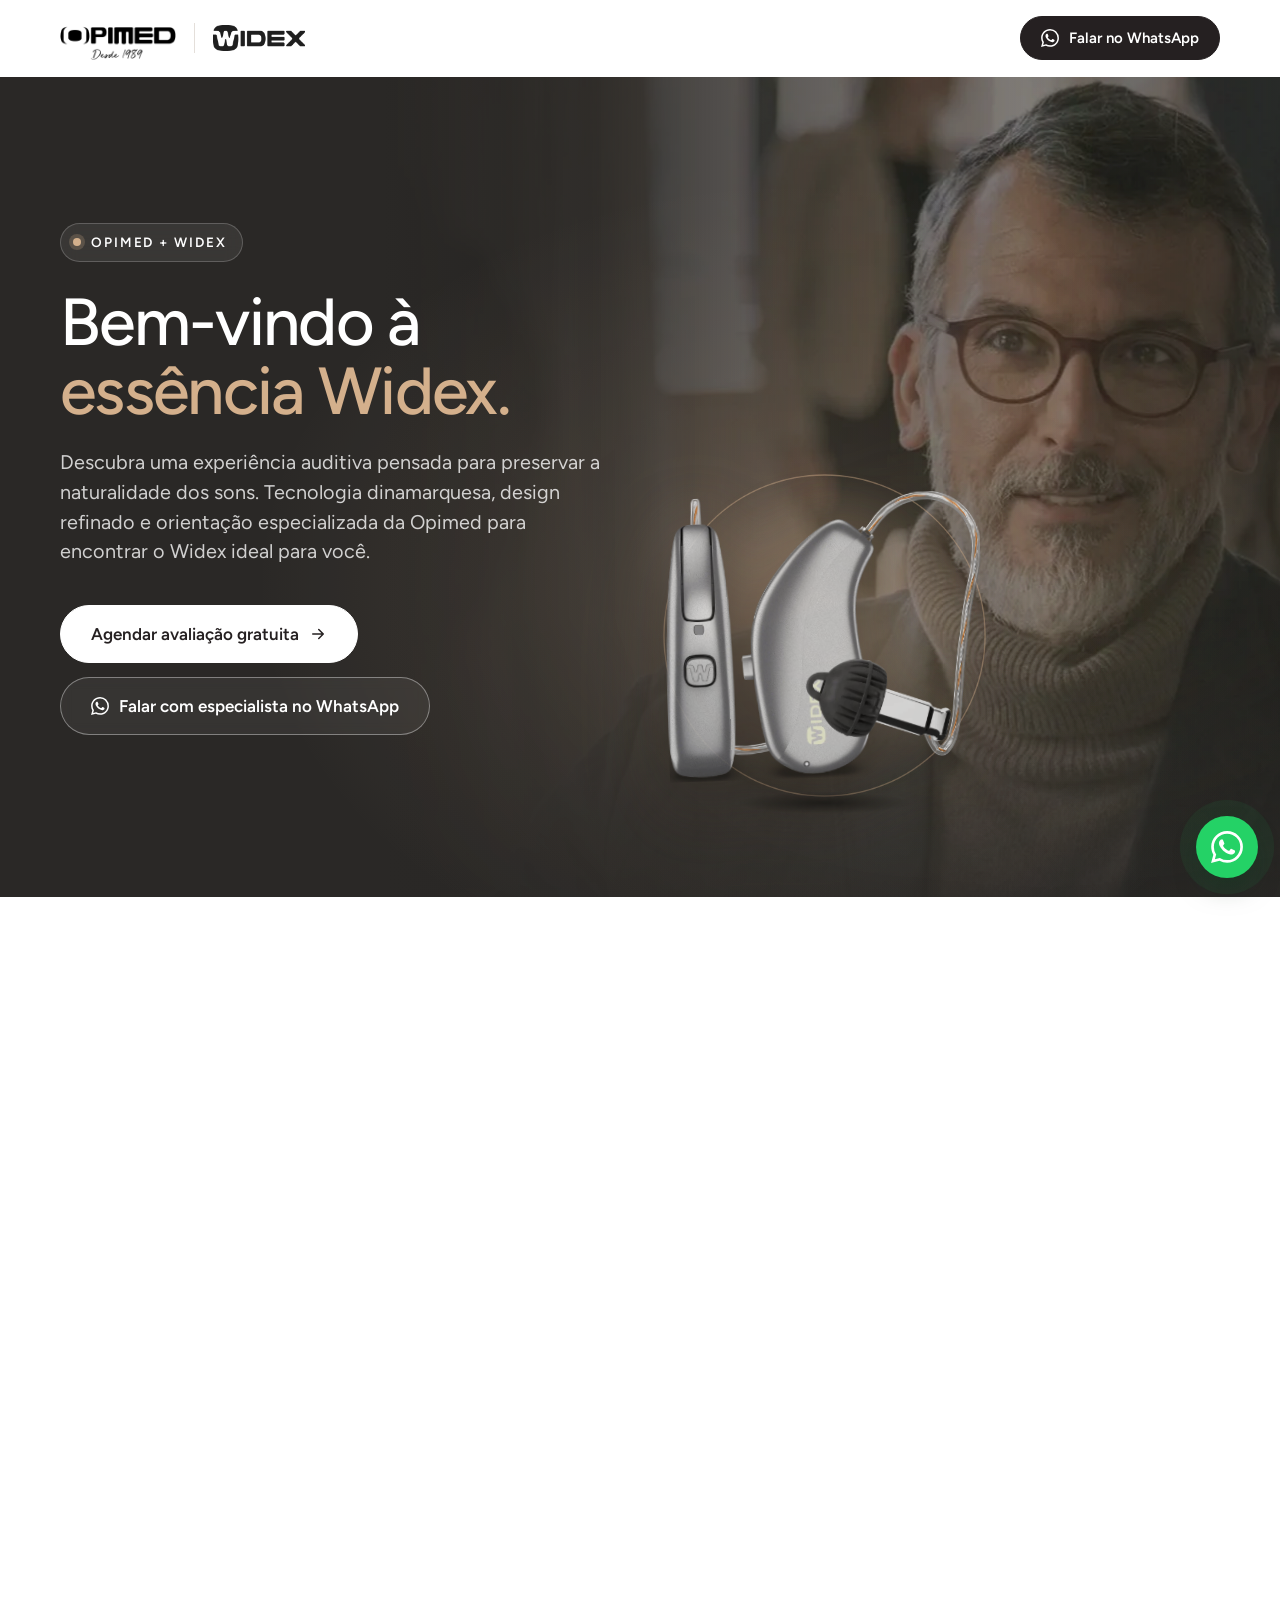
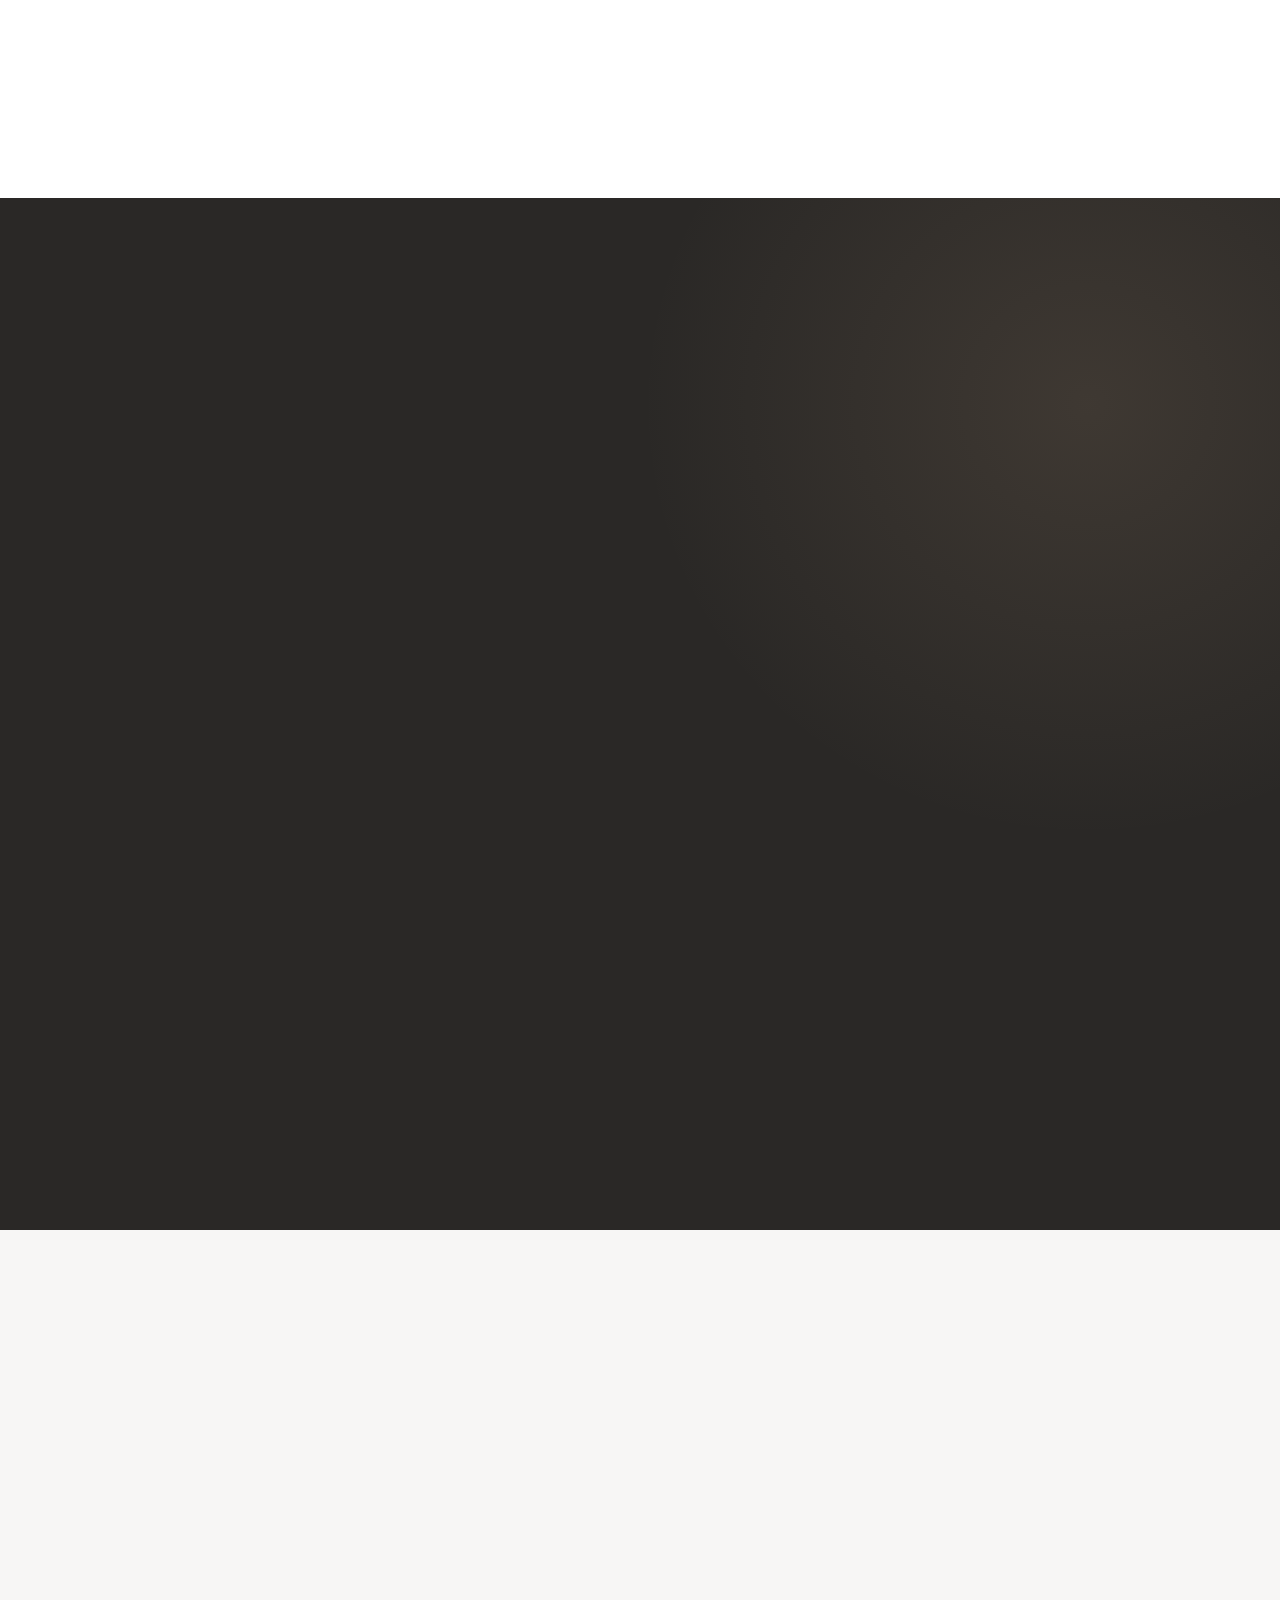
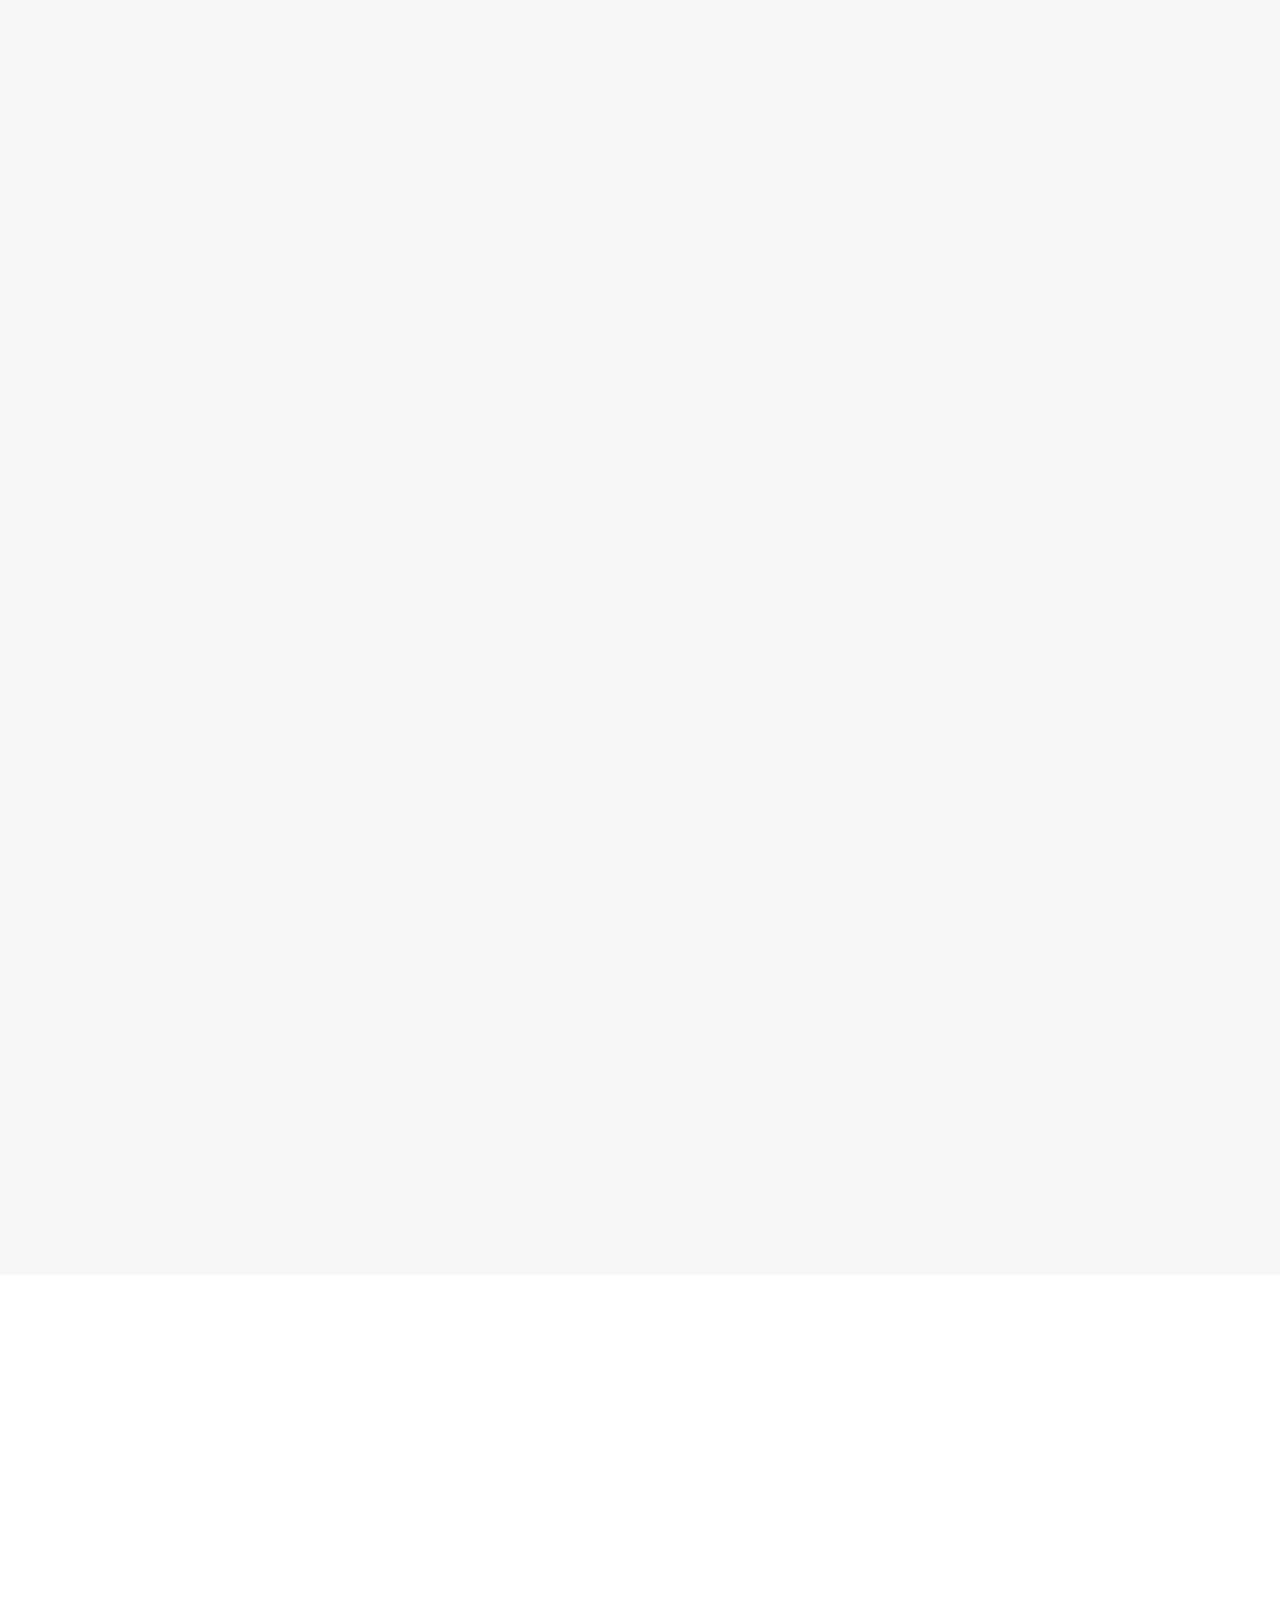
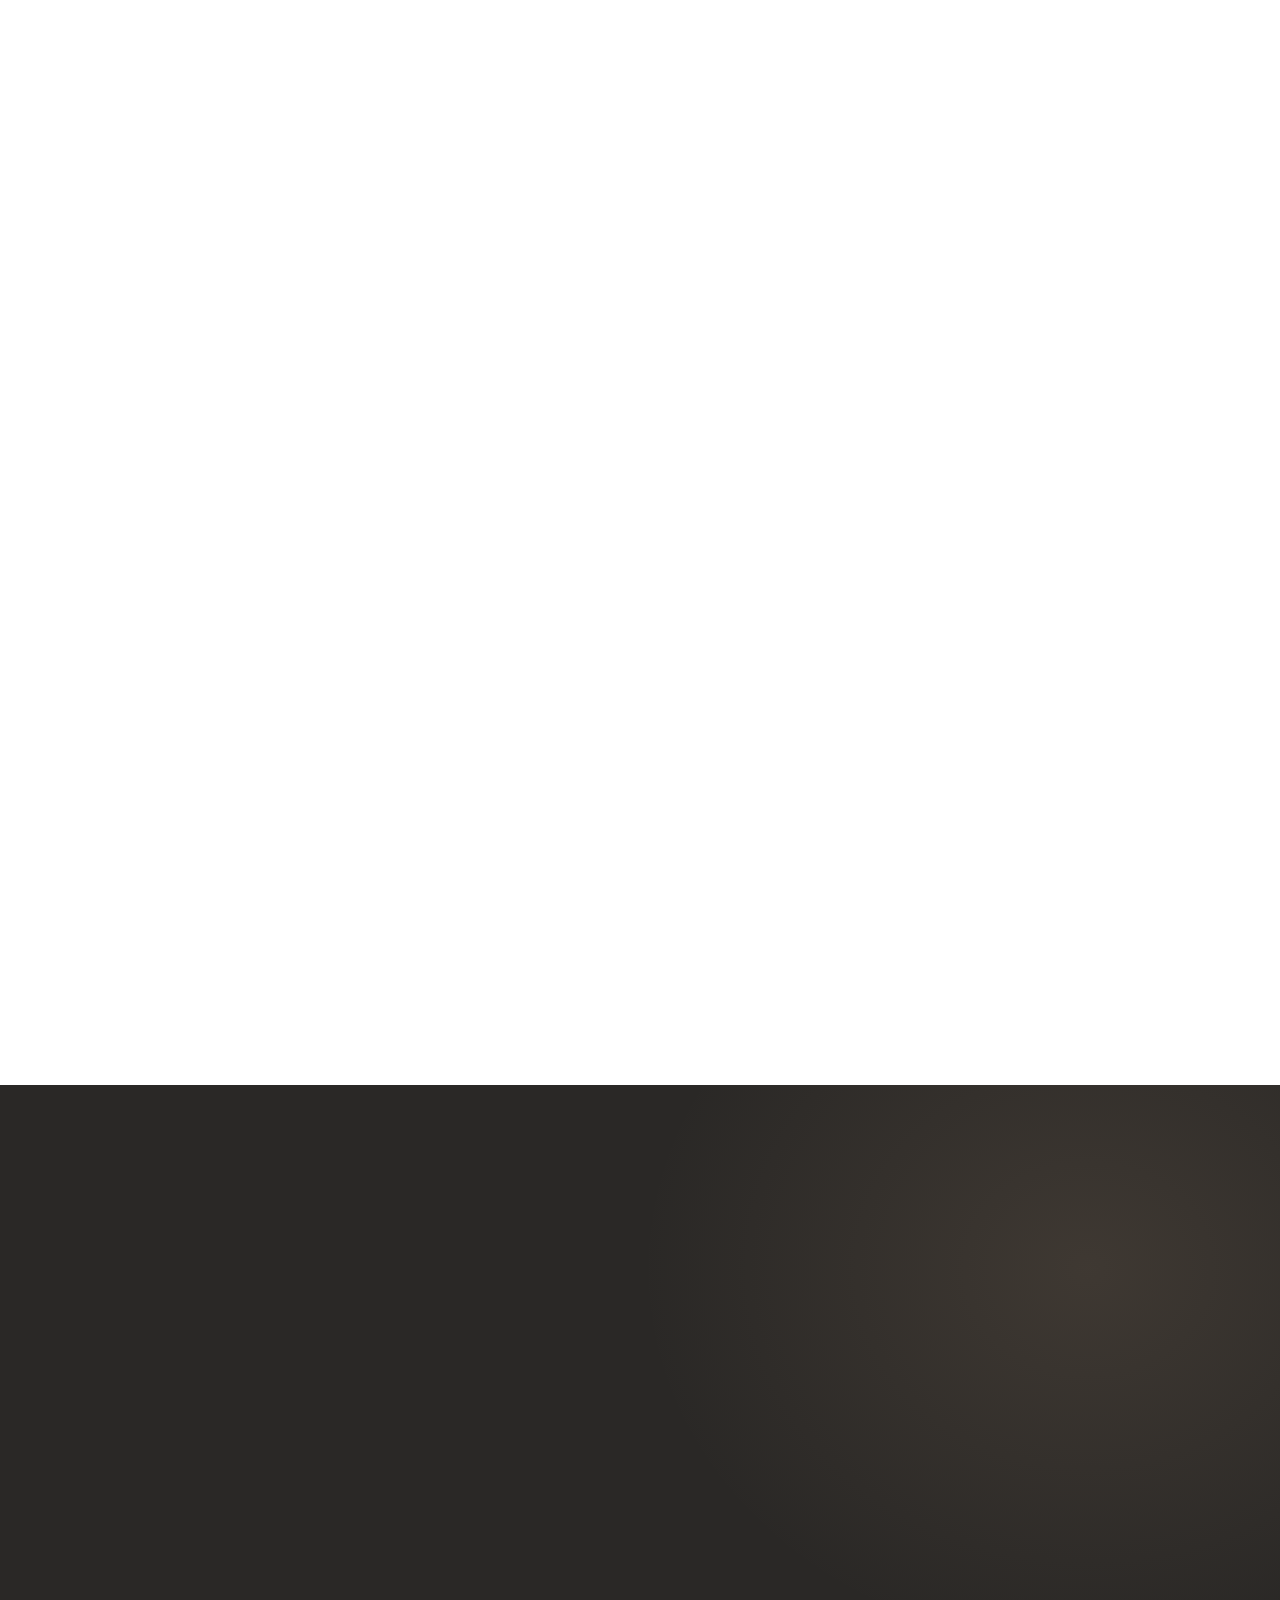
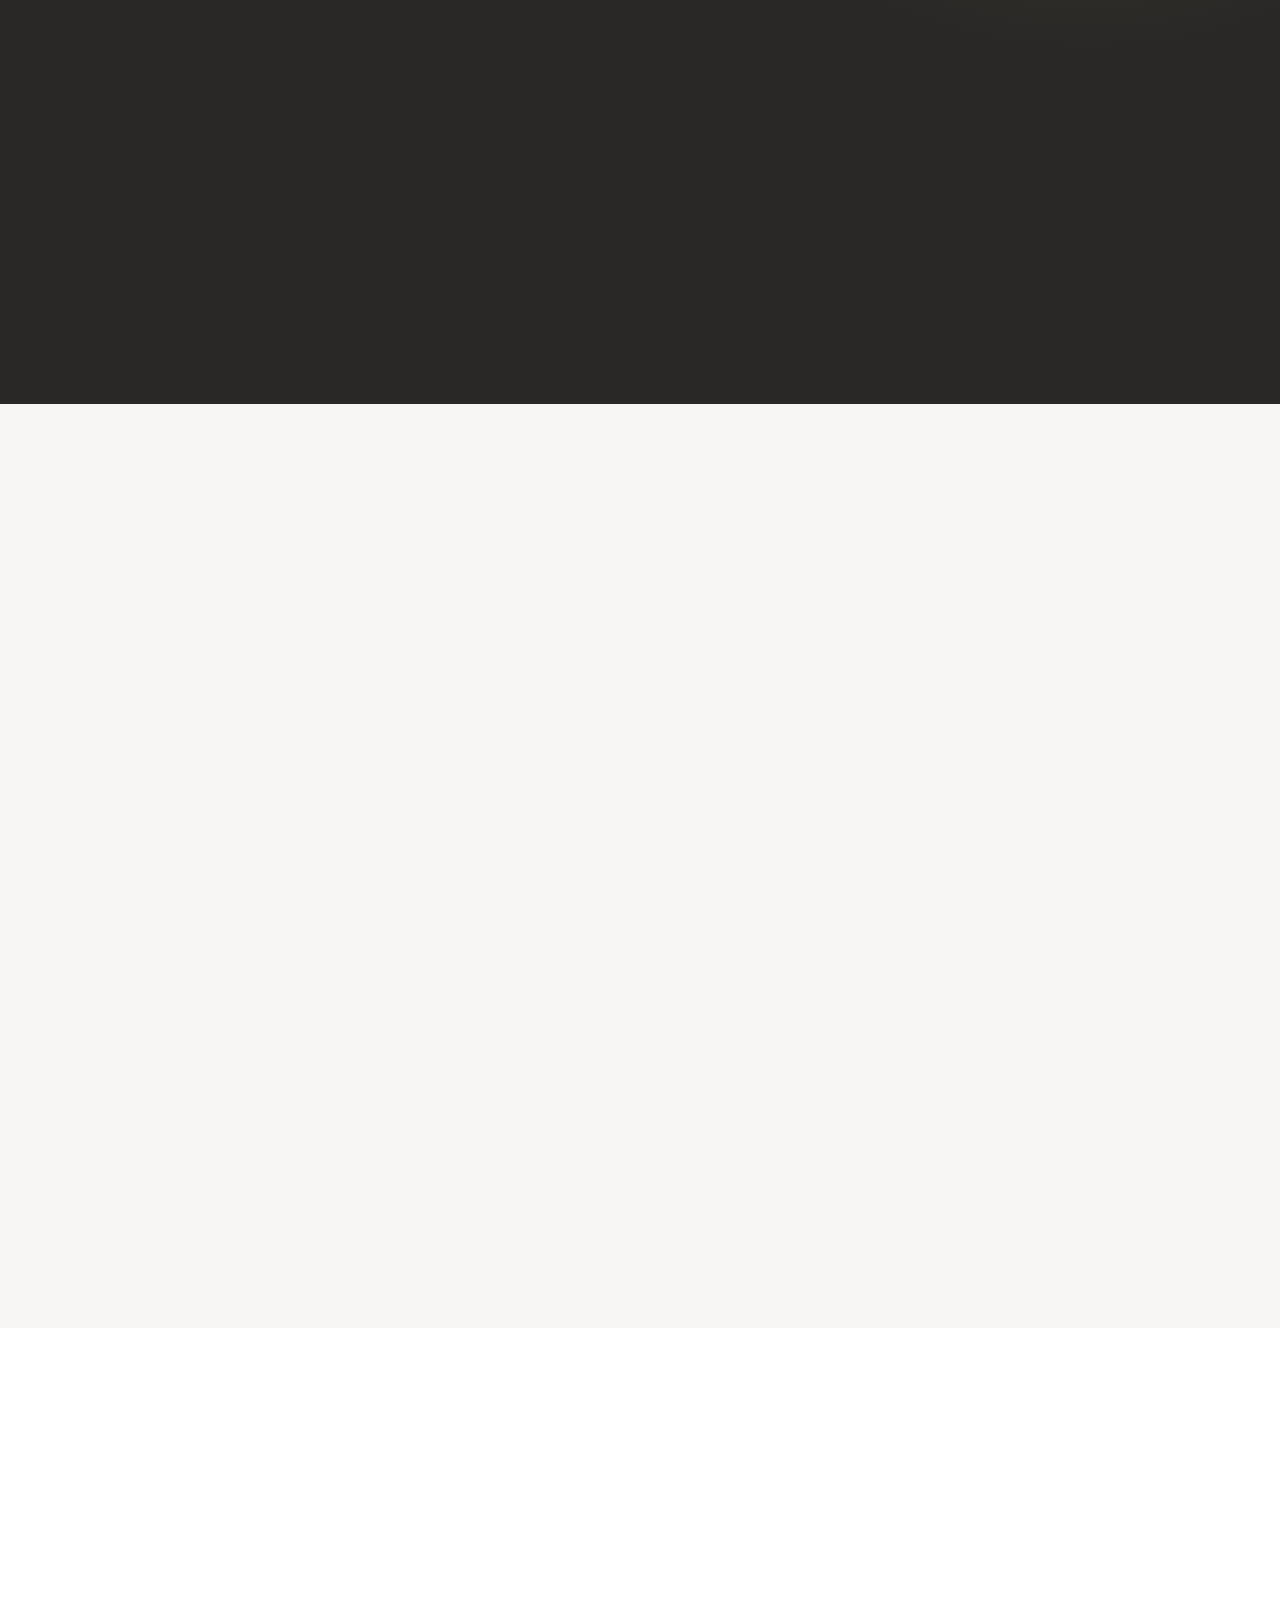
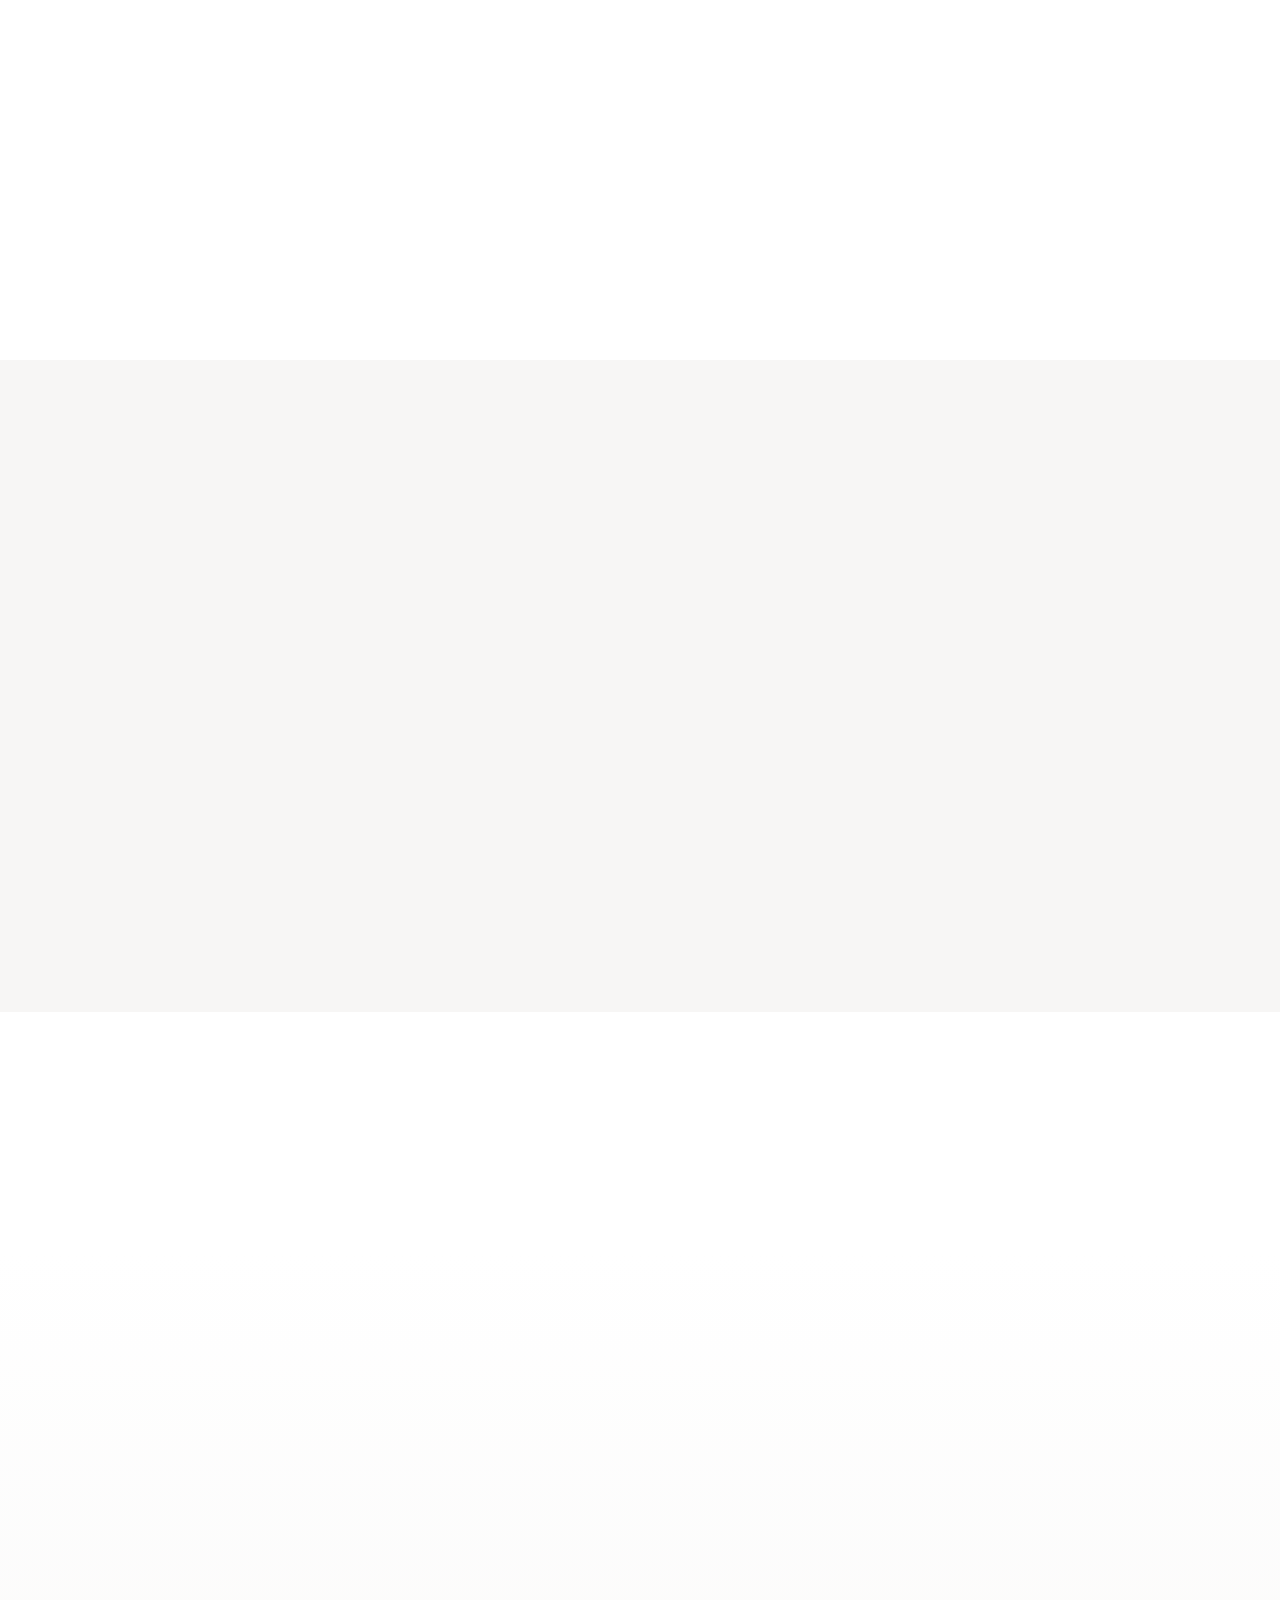
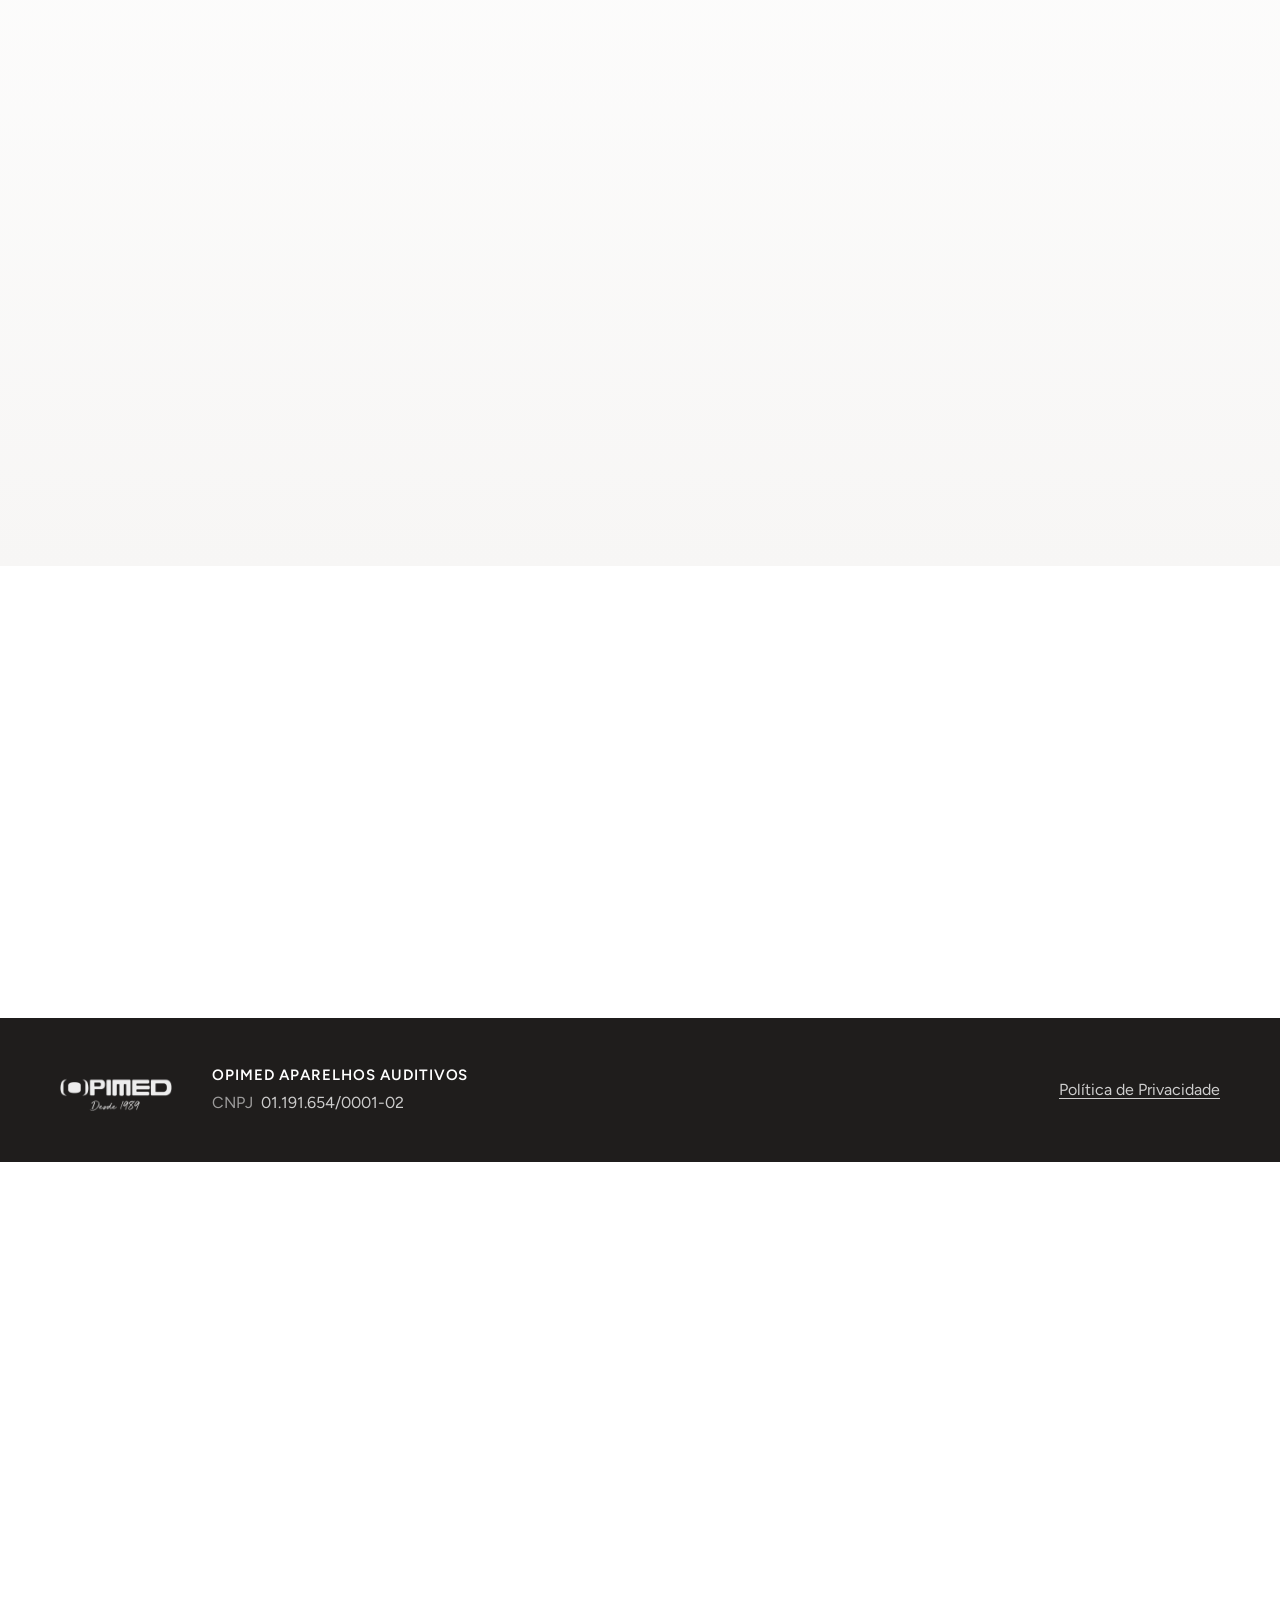
<file: index.html>
<!DOCTYPE html>
<html lang="pt-BR">
<head>
  <meta charset="UTF-8">
  <meta name="viewport" content="width=device-width, initial-scale=1">
  <meta name="robots" content="noindex">
  <title>Opimed | LPs por marca</title>
  <meta http-equiv="refresh" content="0; url=widex/">
</head>
<body><a href="widex/">Widex</a></body>
</html>
</file>
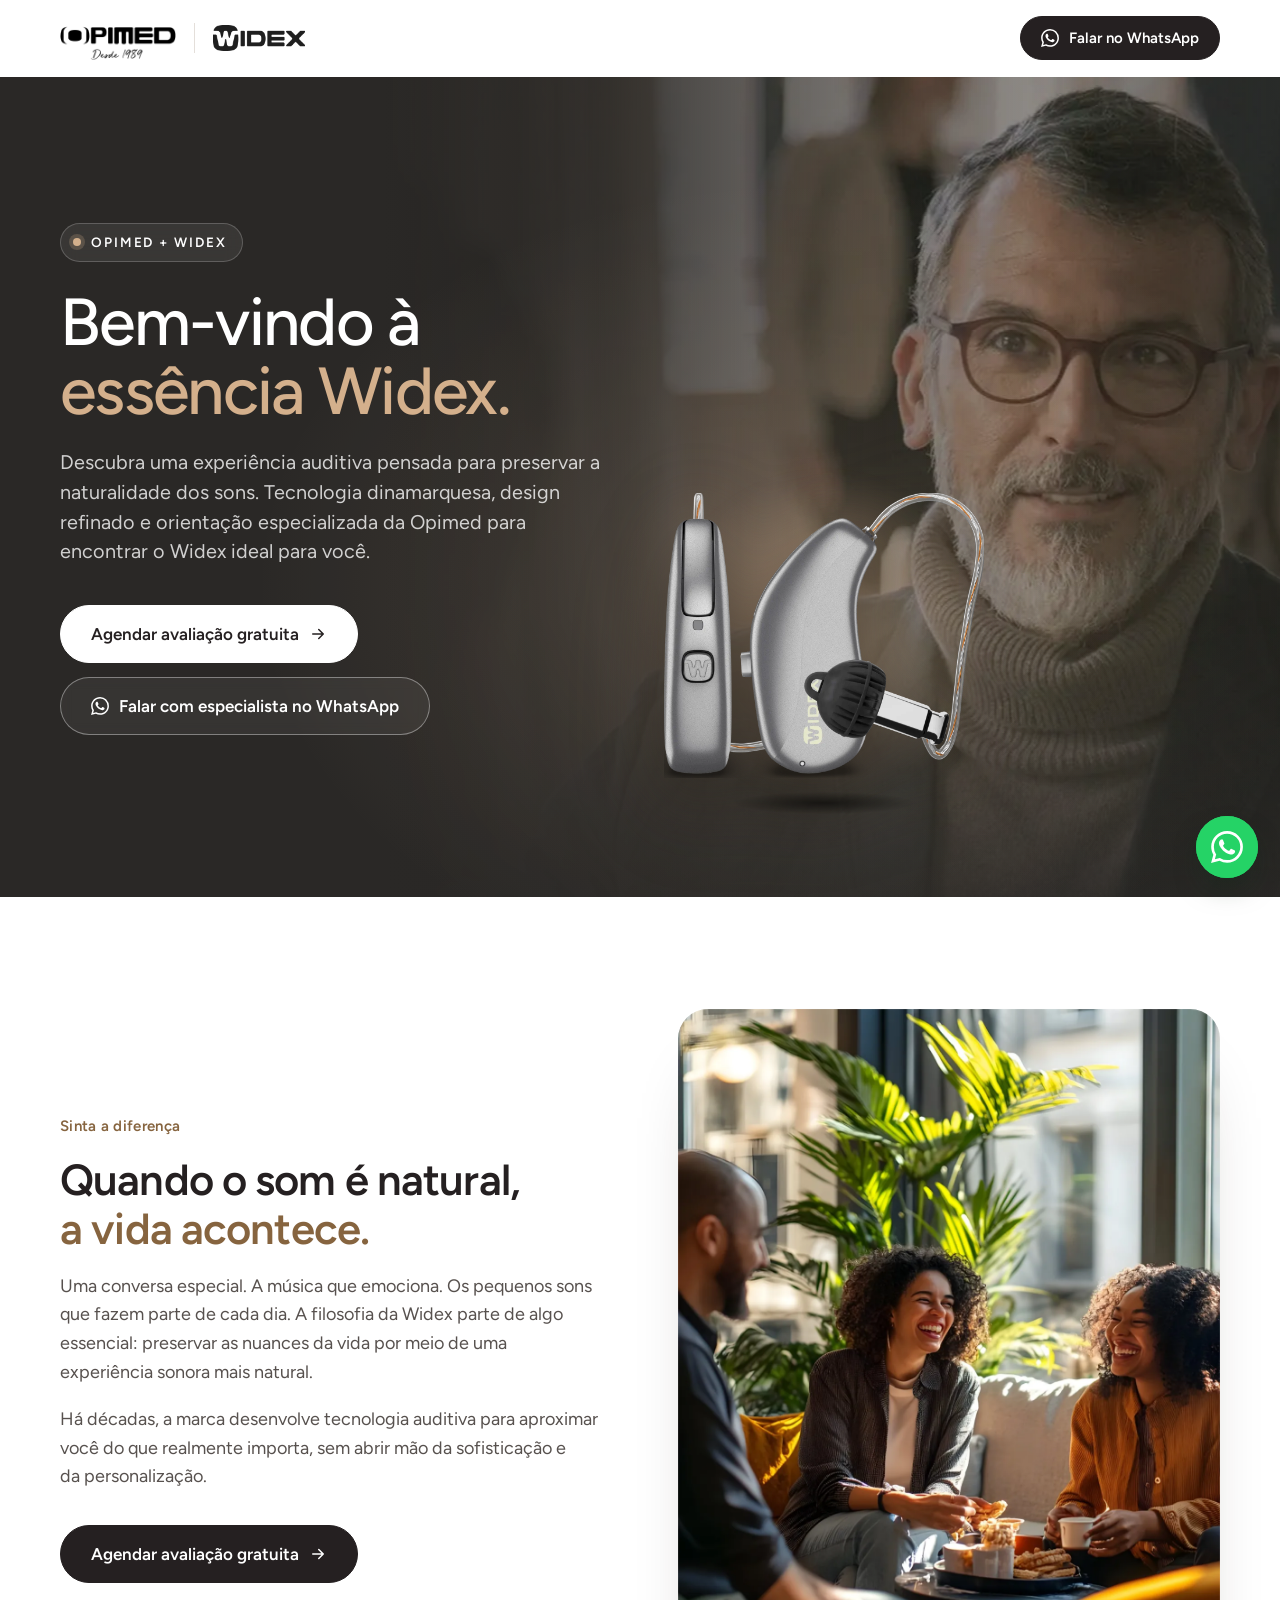
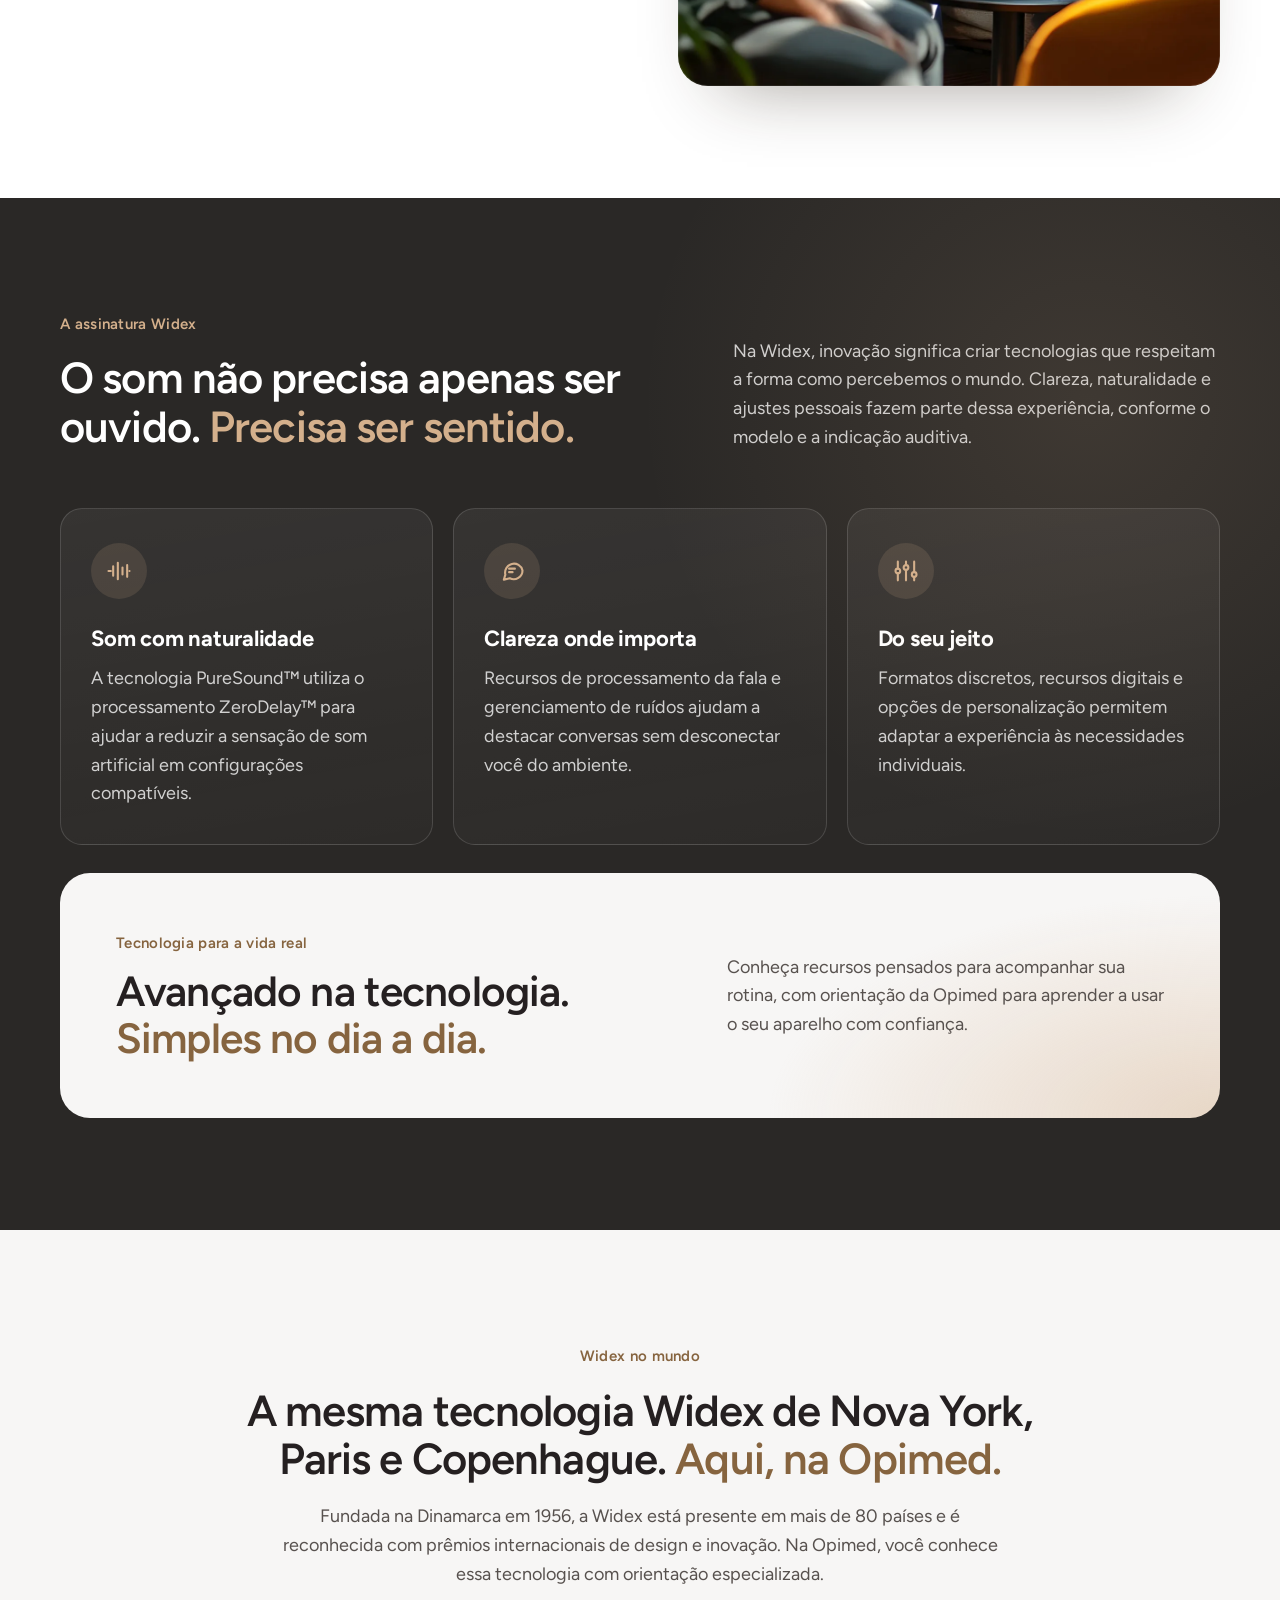
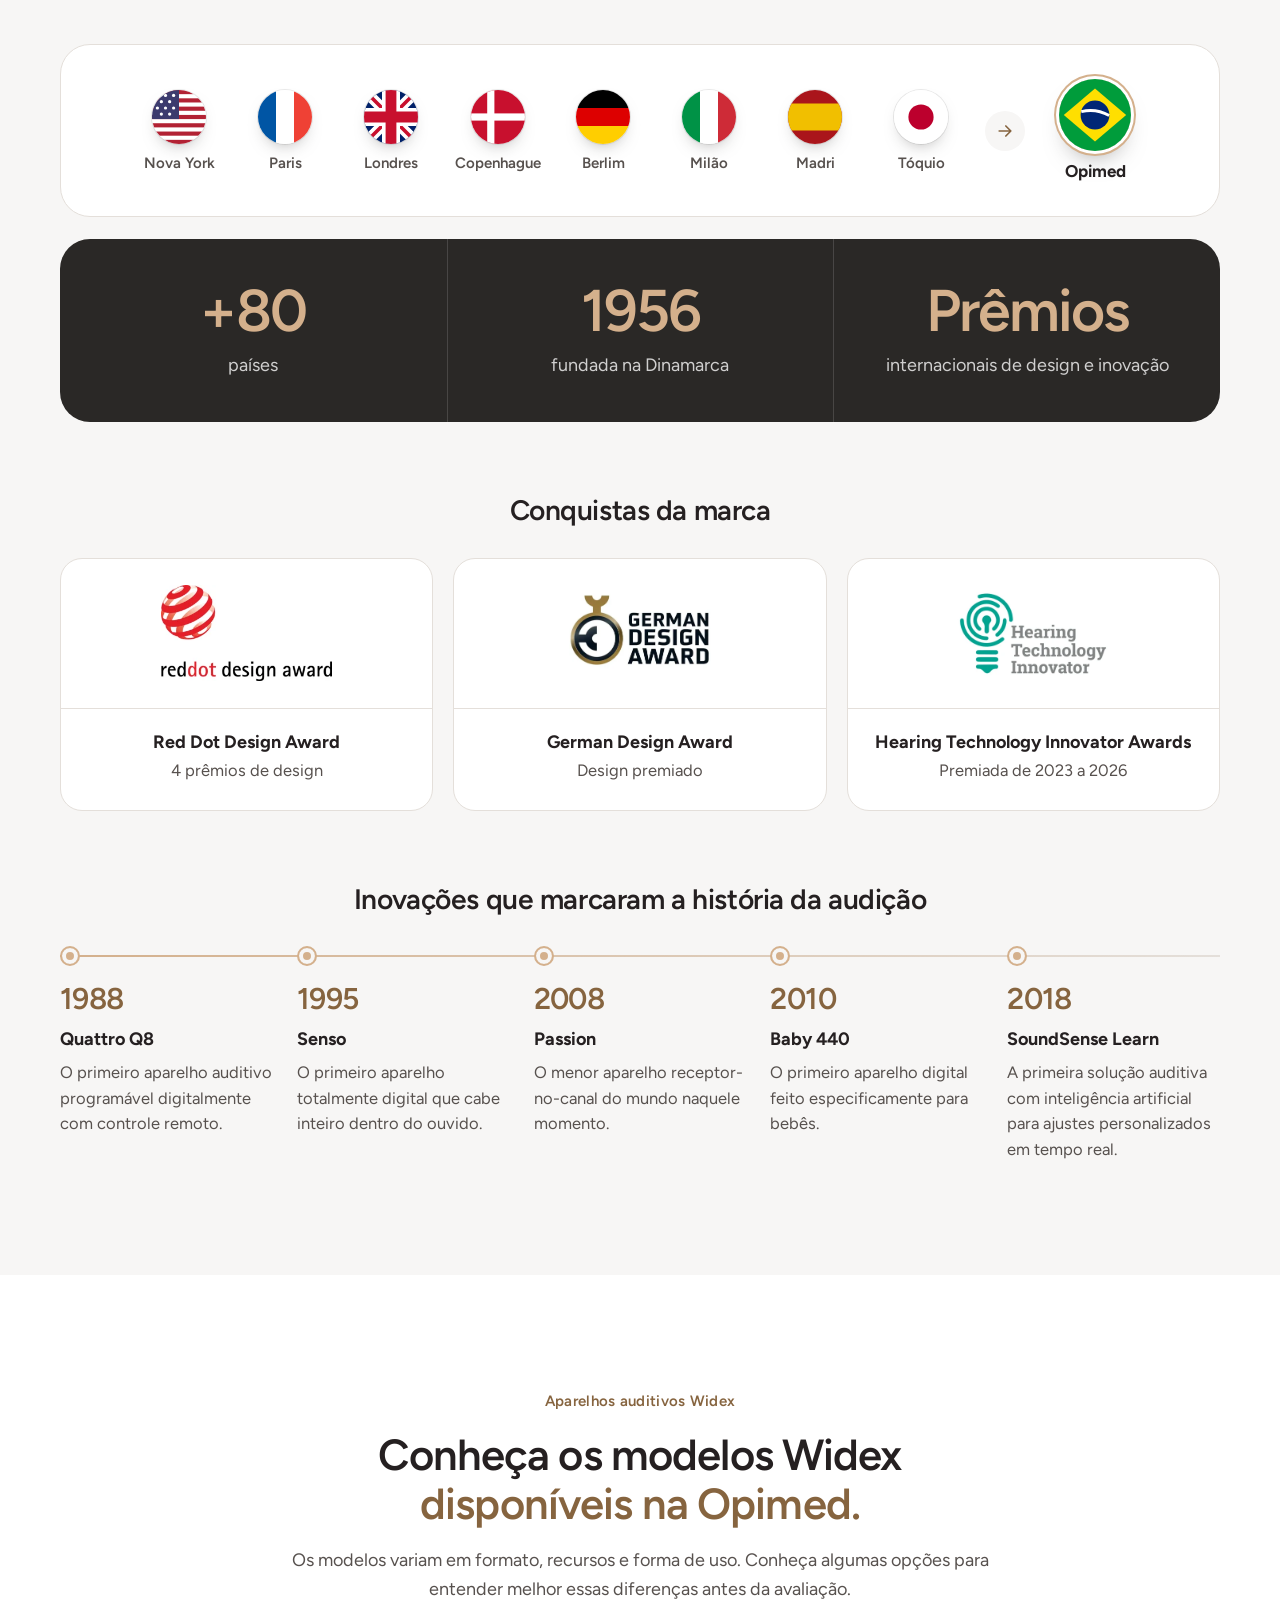
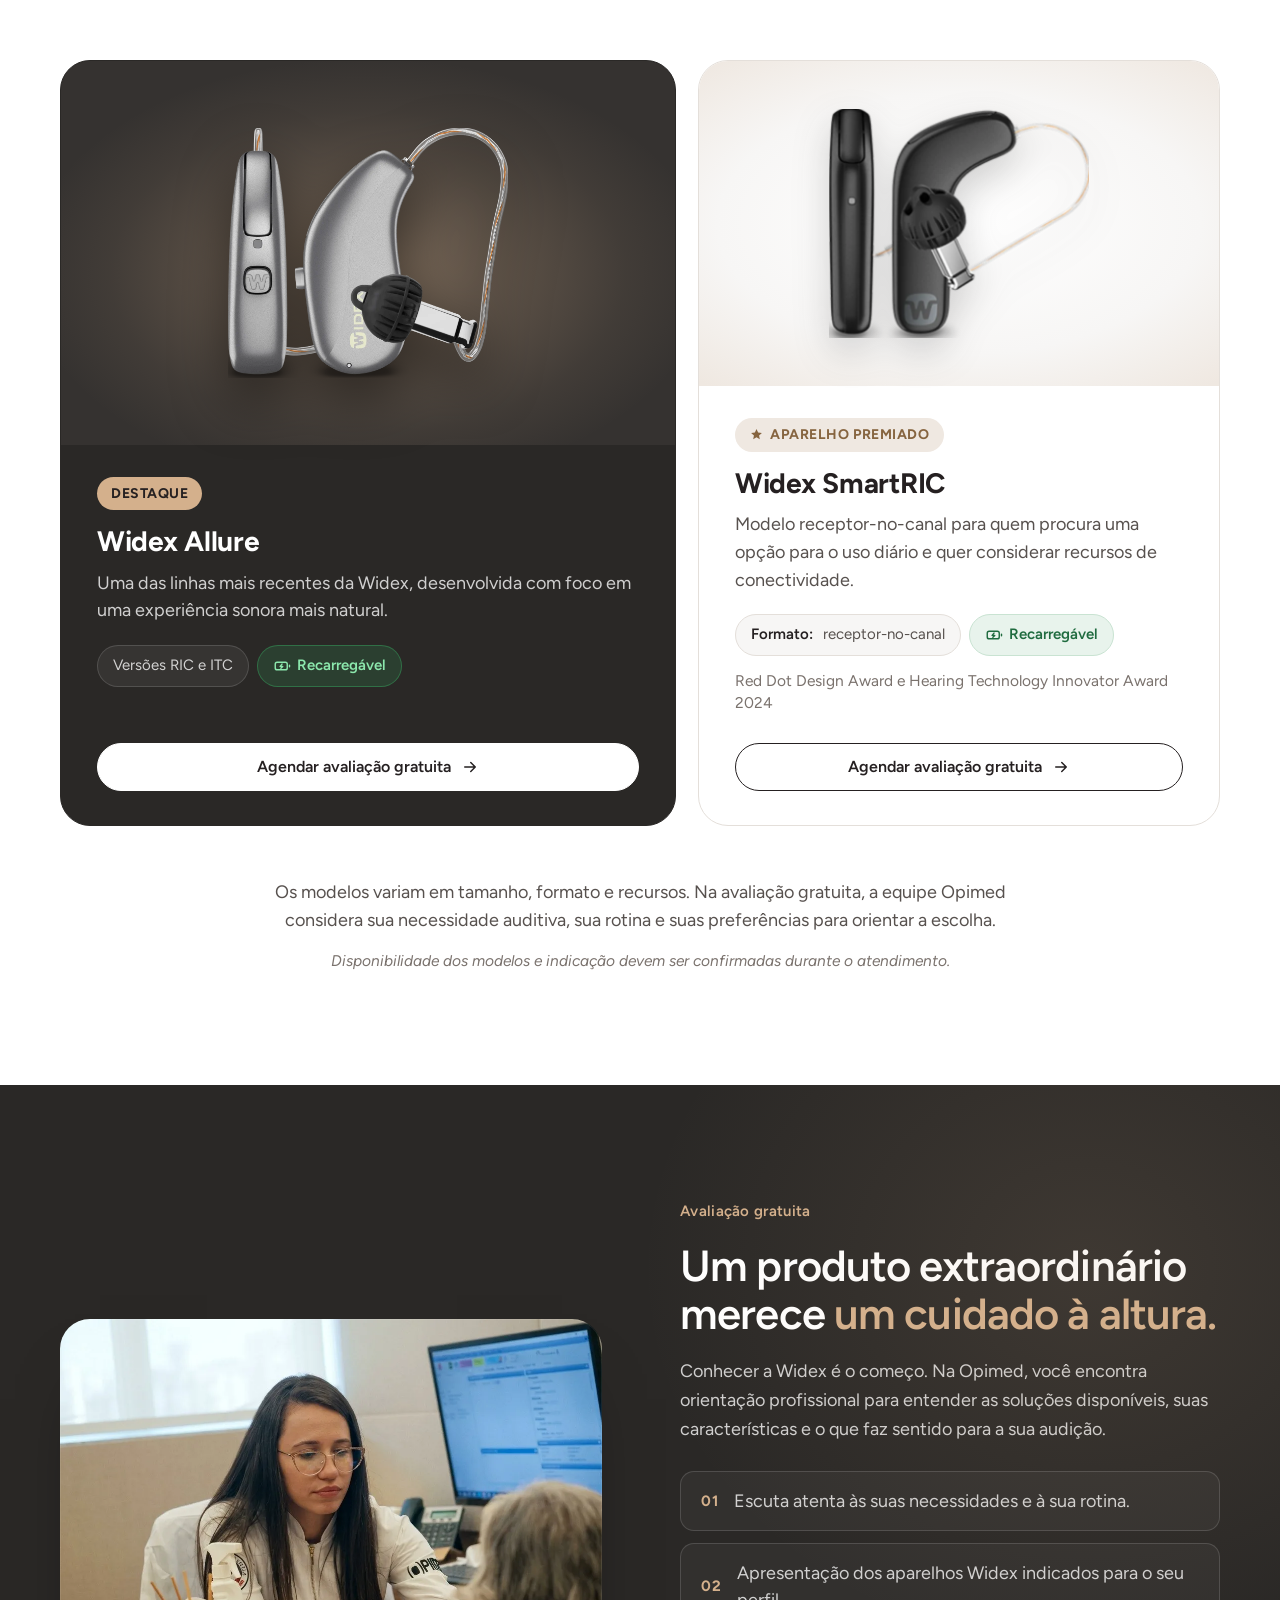
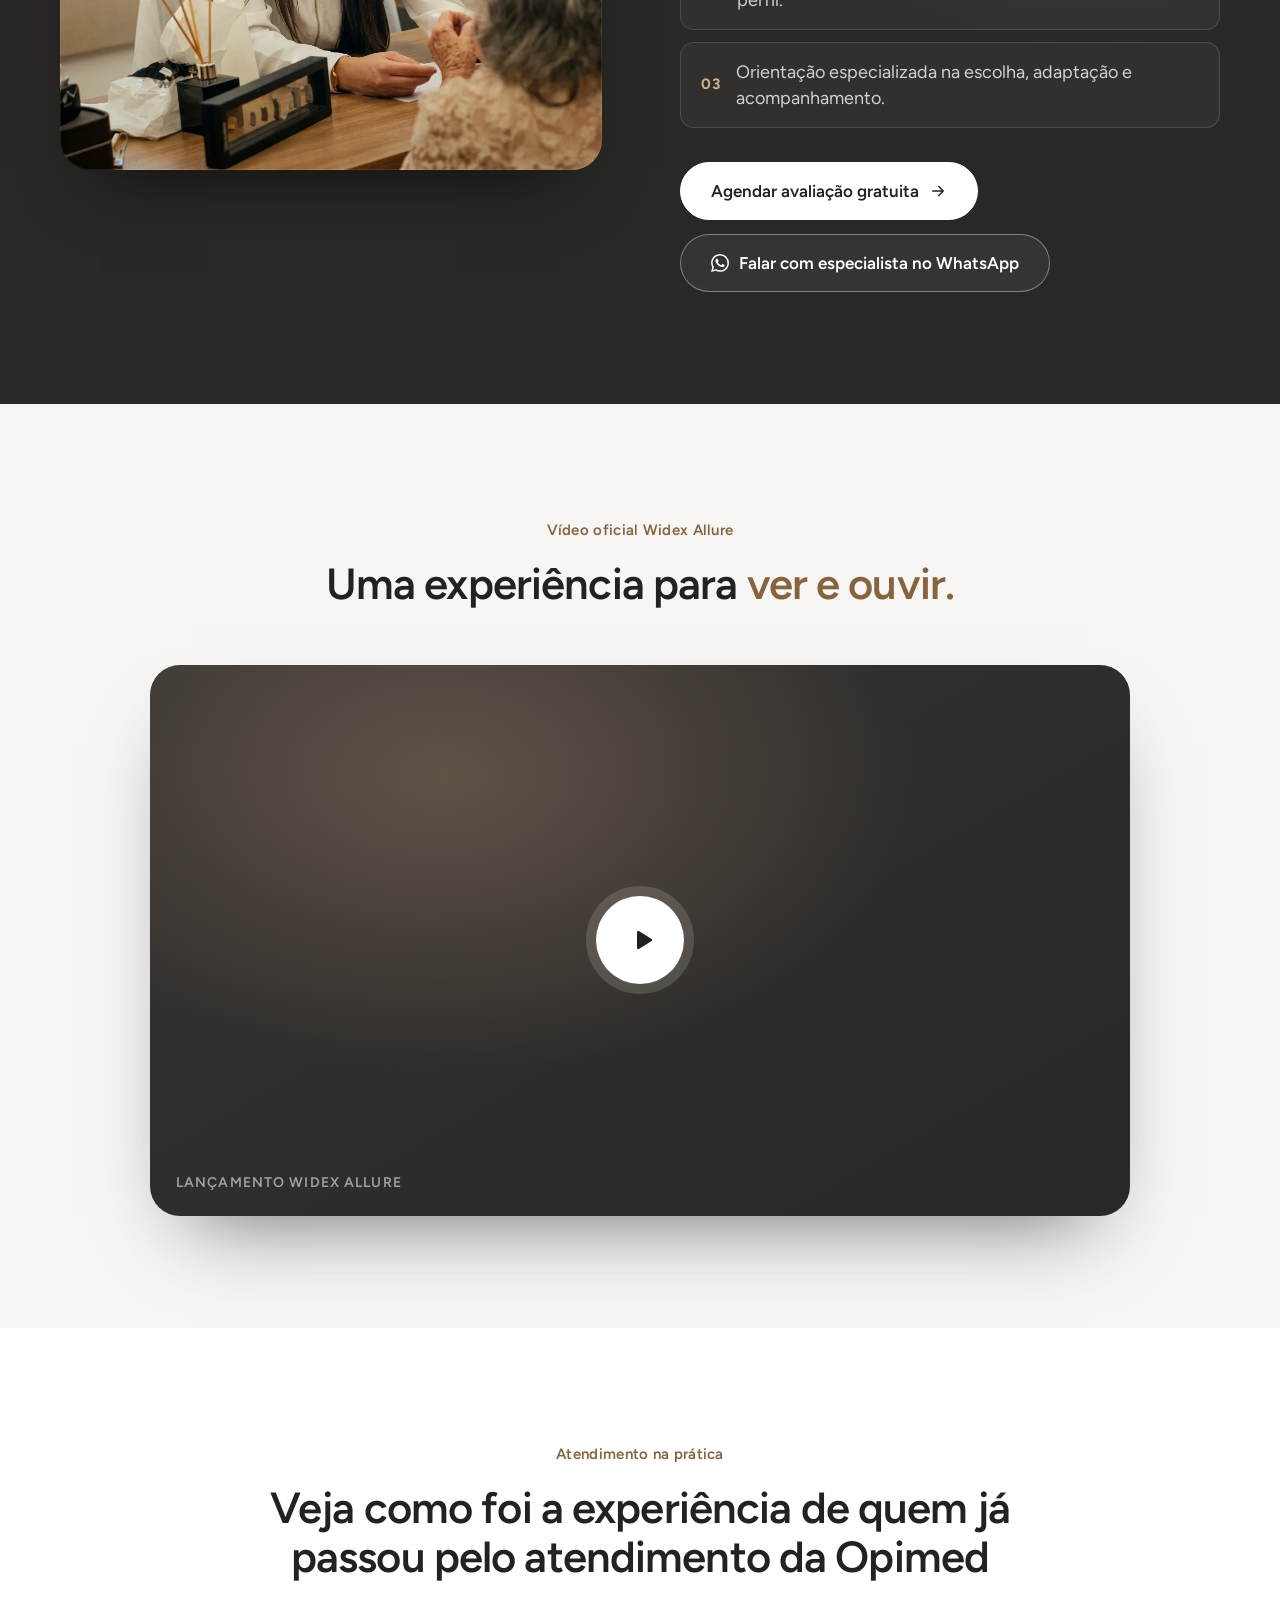
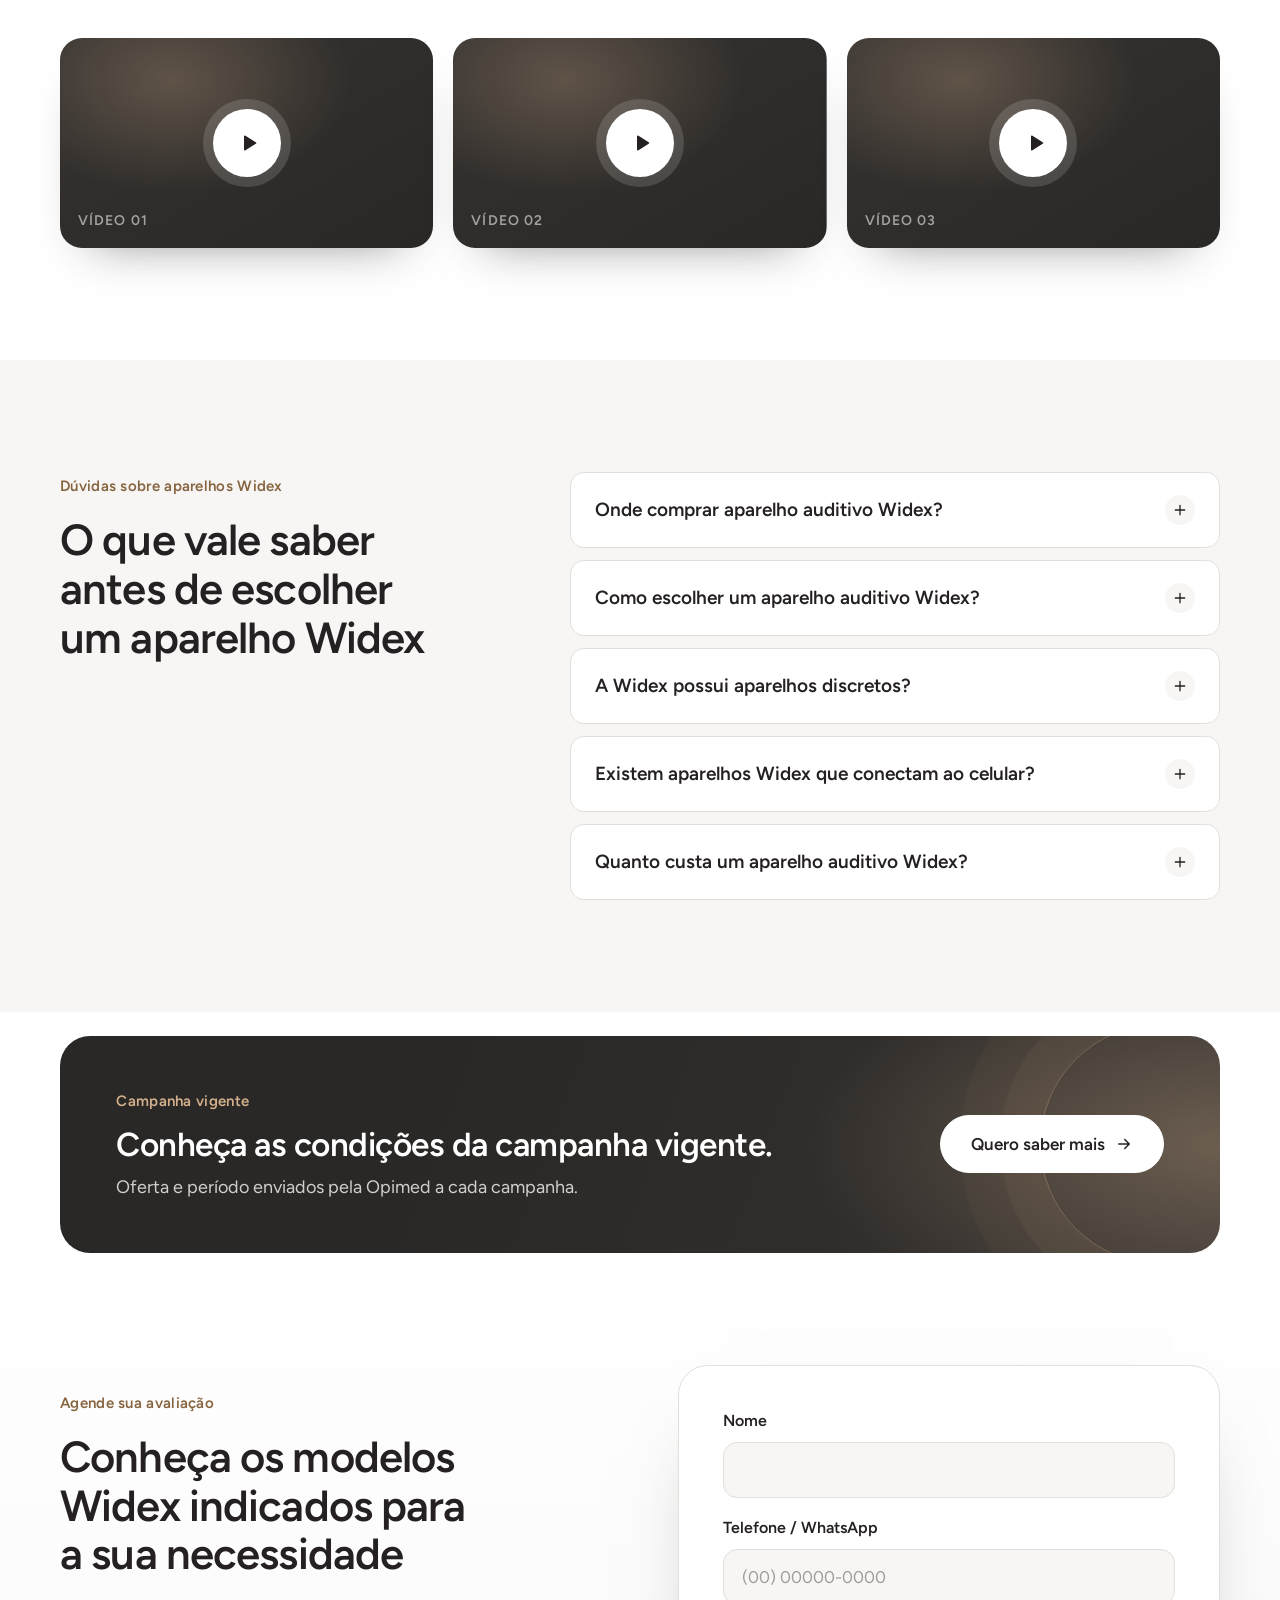
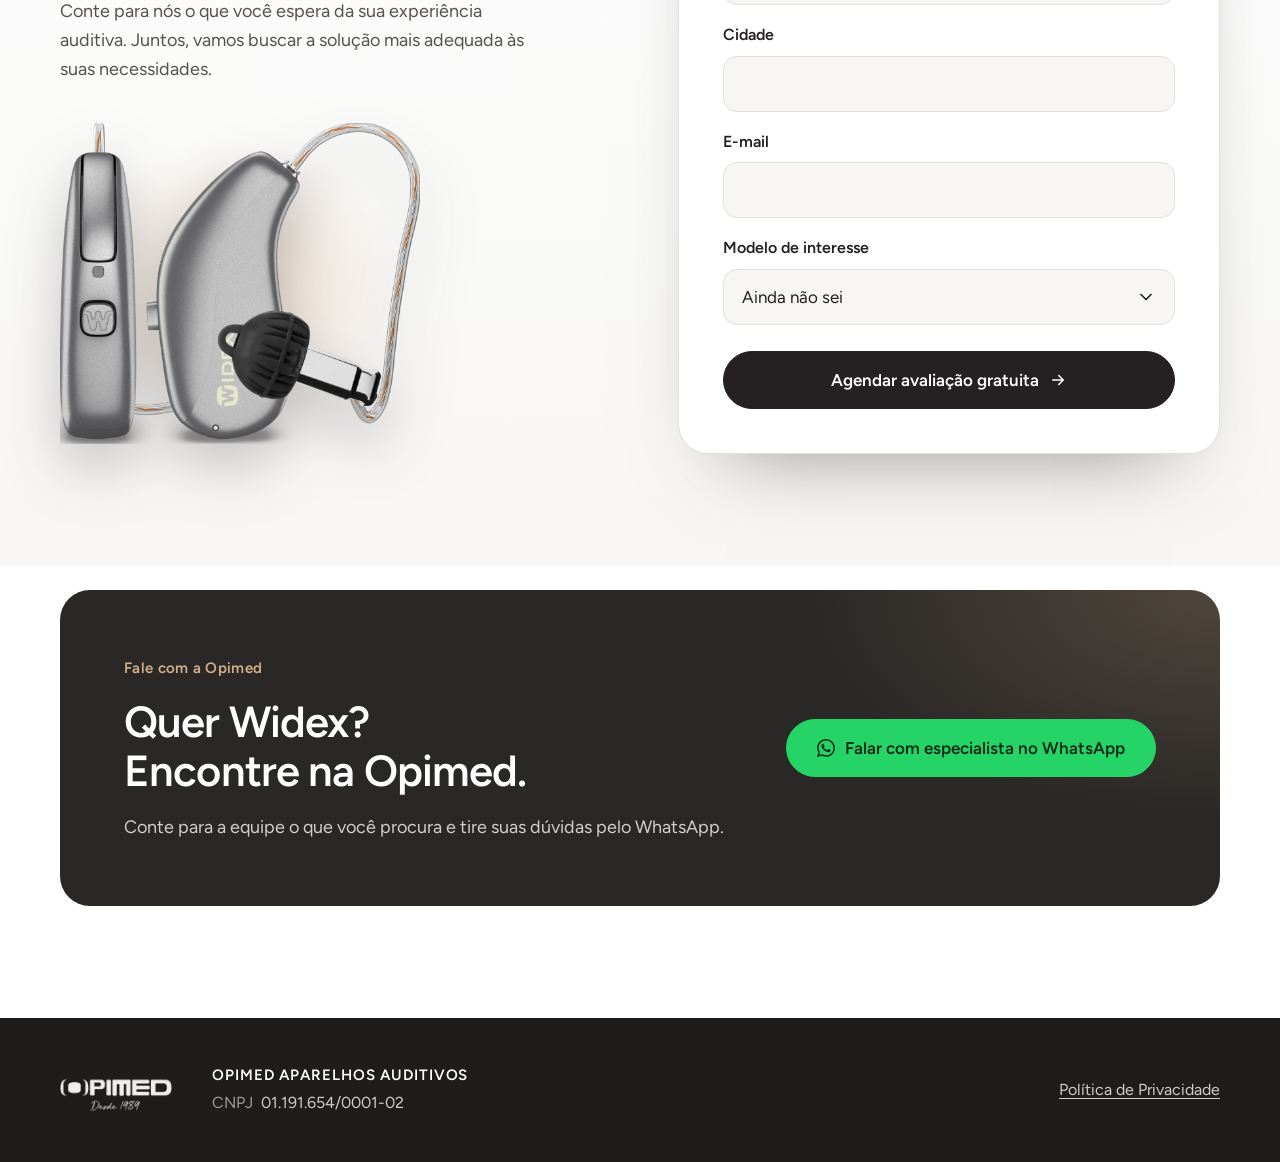
<file: widex/index.html>
<!DOCTYPE html>
<html lang="pt-BR" class="no-js">
<head>
  <meta charset="UTF-8">
  <meta name="viewport" content="width=device-width, initial-scale=1, viewport-fit=cover">
  <title>Aparelhos auditivos Widex | Opimed</title>
  <meta name="description" content="Bem-vindo à essência Widex. Conheça os aparelhos auditivos Widex na Opimed: tecnologia dinamarquesa, som natural e orientação especializada.">
  <meta name="robots" content="noindex">
  <meta name="theme-color" content="#2a2826">
  <link rel="icon" href="../assets/img/opimed/favicon.svg" type="image/svg+xml">
  <link rel="preconnect" href="https://fonts.googleapis.com">
  <link rel="preconnect" href="https://fonts.gstatic.com" crossorigin>
  <link href="https://fonts.googleapis.com/css2?family=Figtree:wght@400;500;600;700;800&display=swap" rel="stylesheet">
  <link rel="preload" as="image" href="../assets/img/widex/hero-widex.webp" media="(min-width: 901px)">
  <link rel="preload" as="image" href="../assets/img/widex/hero-widex-mobile.webp" media="(max-width: 900px)">
  <link rel="stylesheet" href="../assets/css/styles.css">
  <script>document.documentElement.classList.replace('no-js', 'js');</script>
</head>
<!--
  LP base Opimed por marca. Para Signia e ReSound: trocar data-brand,
  textos, imagens de assets/img/<marca>/ e o link Tintim (classe js-wa).
-->
<body data-brand="widex">

  <svg width="0" height="0" style="position:absolute" aria-hidden="true">
    <symbol id="i-arrow" viewBox="0 0 24 24" fill="none" stroke="currentColor" stroke-width="2" stroke-linecap="round" stroke-linejoin="round"><path d="M5 12h14M13 6l6 6-6 6"/></symbol>
    <symbol id="i-check" viewBox="0 0 24 24" fill="none" stroke="currentColor" stroke-width="2.2" stroke-linecap="round" stroke-linejoin="round"><path d="m5 12.5 4.5 4.5L19 7.5"/></symbol>
    <symbol id="i-plus" viewBox="0 0 24 24" fill="none" stroke="currentColor" stroke-width="2" stroke-linecap="round"><path d="M12 5v14M5 12h14"/></symbol>
    <symbol id="i-play" viewBox="0 0 24 24" fill="currentColor"><path d="M8 5.6v12.8a1 1 0 0 0 1.5.86l10.2-6.4a1 1 0 0 0 0-1.72L9.5 4.74A1 1 0 0 0 8 5.6Z"/></symbol>
    <symbol id="i-whats" viewBox="0 0 24 24" fill="currentColor"><path d="M17.47 14.38c-.3-.15-1.76-.87-2.03-.97-.27-.1-.47-.15-.67.15-.2.3-.77.97-.94 1.16-.17.2-.35.22-.64.08-.3-.15-1.26-.47-2.4-1.48-.88-.79-1.48-1.76-1.65-2.06-.17-.3-.02-.46.13-.6.13-.14.3-.35.45-.52.15-.18.2-.3.3-.5.1-.2.05-.37-.03-.52-.07-.15-.67-1.61-.92-2.2-.24-.58-.48-.5-.67-.51h-.57c-.2 0-.52.07-.79.37-.27.3-1.04 1.02-1.04 2.48s1.07 2.88 1.21 3.07c.15.2 2.1 3.2 5.08 4.49.71.3 1.26.49 1.7.63.71.22 1.36.19 1.87.12.57-.09 1.76-.72 2-1.42.25-.69.25-1.29.18-1.41-.08-.13-.28-.2-.57-.35m-5.42 7.4h-.01a9.87 9.87 0 0 1-5.03-1.38l-.36-.21-3.74.98 1-3.65-.24-.37a9.86 9.86 0 0 1-1.51-5.26c0-5.45 4.44-9.88 9.89-9.88 2.64 0 5.12 1.03 6.99 2.9a9.83 9.83 0 0 1 2.89 6.99c0 5.45-4.44 9.88-9.88 9.88m8.41-18.3A11.82 11.82 0 0 0 12.05 0C5.5 0 .16 5.34.16 11.89c0 2.1.55 4.14 1.59 5.95L.06 24l6.3-1.65a11.88 11.88 0 0 0 5.69 1.45h.01c6.55 0 11.89-5.34 11.89-11.89a11.82 11.82 0 0 0-3.48-8.41Z"/></symbol>
    <!-- Ícones da seção 03 -->
    <symbol id="i-wave" viewBox="0 0 24 24" fill="none" stroke="currentColor" stroke-width="1.8" stroke-linecap="round"><path d="M3 12h2M7 8v8M11 5v14M15 9v6M19 7v10M21 12h0"/></symbol>
    <symbol id="i-talk" viewBox="0 0 24 24" fill="none" stroke="currentColor" stroke-width="1.8" stroke-linecap="round" stroke-linejoin="round"><path d="M21 11.5a7.5 7.5 0 0 1-10.9 6.7L5 19.5l1.3-4.4A7.5 7.5 0 1 1 21 11.5Z"/><path d="M9.5 10h5M9.5 13h3"/></symbol>
    <symbol id="i-tune" viewBox="0 0 24 24" fill="none" stroke="currentColor" stroke-width="1.8" stroke-linecap="round"><path d="M5 4v6M5 14v6M12 4v3M12 11v9M19 4v9M19 17v3"/><circle cx="5" cy="12" r="2"/><circle cx="12" cy="9" r="2"/><circle cx="19" cy="15" r="2"/></symbol>
    <symbol id="i-battery" viewBox="0 0 24 24" fill="none" stroke="currentColor" stroke-width="1.9" stroke-linecap="round" stroke-linejoin="round"><rect x="3" y="7" width="16" height="10" rx="2.5"/><path d="M22 11v2M12 9.5 9.5 12.5h3.5L10.5 15"/></symbol>
    <symbol id="i-star" viewBox="0 0 24 24" fill="currentColor"><path d="m12 3.2 2.6 5.5 6 .7-4.5 4.1 1.2 5.9L12 16.4l-5.3 3 1.2-5.9-4.5-4.1 6-.7Z"/></symbol>
    <symbol id="i-photo" viewBox="0 0 24 24" fill="none" stroke="currentColor" stroke-width="1.6" stroke-linecap="round" stroke-linejoin="round"><rect x="3" y="5" width="18" height="14" rx="3"/><circle cx="9" cy="10.5" r="1.8"/><path d="m21 15-4.5-4.5L8 19"/></symbol>
    <!-- Bandeiras planas (seção 04). Recorte circular feito no CSS (.flag__icon) -->
    <symbol id="f-us" viewBox="0 0 30 30"><rect width="30" height="30" fill="#fff"/><g fill="#b22234"><rect y="0" width="30" height="2.31"/><rect y="4.62" width="30" height="2.31"/><rect y="9.23" width="30" height="2.31"/><rect y="13.85" width="30" height="2.31"/><rect y="18.46" width="30" height="2.31"/><rect y="23.08" width="30" height="2.31"/><rect y="27.69" width="30" height="2.31"/></g><rect width="15" height="16.15" fill="#3c3b6e"/><g fill="#fff"><circle cx="3" cy="3" r=".9"/><circle cx="7.5" cy="3" r=".9"/><circle cx="12" cy="3" r=".9"/><circle cx="5.2" cy="6.5" r=".9"/><circle cx="9.8" cy="6.5" r=".9"/><circle cx="3" cy="10" r=".9"/><circle cx="7.5" cy="10" r=".9"/><circle cx="12" cy="10" r=".9"/><circle cx="5.2" cy="13.4" r=".9"/><circle cx="9.8" cy="13.4" r=".9"/></g></symbol>
    <symbol id="f-fr" viewBox="0 0 30 30"><rect width="10" height="30" fill="#0055a4"/><rect x="10" width="10" height="30" fill="#fff"/><rect x="20" width="10" height="30" fill="#ef4135"/></symbol>
    <symbol id="f-gb" viewBox="0 0 30 30"><rect width="30" height="30" fill="#012169"/><path d="M0 0 30 30M30 0 0 30" stroke="#fff" stroke-width="6"/><path d="M0 0 30 30M30 0 0 30" stroke="#c8102e" stroke-width="2"/><path d="M15 0v30M0 15h30" stroke="#fff" stroke-width="10"/><path d="M15 0v30M0 15h30" stroke="#c8102e" stroke-width="6"/></symbol>
    <symbol id="f-dk" viewBox="0 0 30 30"><rect width="30" height="30" fill="#c8102e"/><rect x="9" width="4" height="30" fill="#fff"/><rect y="13" width="30" height="4" fill="#fff"/></symbol>
    <symbol id="f-de" viewBox="0 0 30 30"><rect width="30" height="10" fill="#000"/><rect y="10" width="30" height="10" fill="#dd0000"/><rect y="20" width="30" height="10" fill="#ffce00"/></symbol>
    <symbol id="f-it" viewBox="0 0 30 30"><rect width="10" height="30" fill="#009246"/><rect x="10" width="10" height="30" fill="#fff"/><rect x="20" width="10" height="30" fill="#ce2b37"/></symbol>
    <symbol id="f-es" viewBox="0 0 30 30"><rect width="30" height="30" fill="#aa151b"/><rect y="7.5" width="30" height="15" fill="#f1bf00"/></symbol>
    <symbol id="f-jp" viewBox="0 0 30 30"><rect width="30" height="30" fill="#fff"/><circle cx="15" cy="15" r="7" fill="#bc002d"/></symbol>
    <symbol id="f-br" viewBox="0 0 30 30"><rect width="30" height="30" fill="#009c3b"/><path d="M15 4 28 15 15 26 2 15Z" fill="#ffdf00"/><circle cx="15" cy="15" r="6" fill="#002776"/><path d="M9.3 13.6c4-1 8-.4 11.6 1.6" stroke="#fff" stroke-width="1.2" fill="none"/></symbol>
  </svg>

  <!-- ================= HEADER (botão fixo de WhatsApp) ================= -->
  <header class="header" data-header>
    <div class="container header__inner">
      <a href="#topo" class="lockup" aria-label="Opimed e Widex">
        <img src="../assets/img/opimed/logo-opimed.webp" alt="Opimed desde 1989" class="lockup__opimed" width="2048" height="1024">
        <span class="lockup__sep" aria-hidden="true"></span>
        <img src="../assets/img/widex/logo-widex.webp" alt="Widex" class="lockup__brand" width="600" height="166">
      </a>
      <!-- COPY: BOTÃO FIXO -->
      <a class="btn btn--sm header__wa js-wa" href="https://tintim.link/whatsapp/7c349cb9-c7e6-42a9-8469-b6271b6bdefa/78512ba2-2c3b-47da-89f4-48d40d353413" target="_blank" rel="noopener" aria-label="Falar no WhatsApp">
        <svg aria-hidden="true"><use href="#i-whats"/></svg><span>Falar no WhatsApp</span>
      </a>
    </div>
  </header>

  <main id="topo">

    <!-- ================= 01 · ABERTURA ================= -->
    <!-- TROCAR IMAGEM: foto de campanha Widex com espaço para o título (definir com a Opimed) -->
    <section class="hero" data-hero>
      <div class="hero__bg" aria-hidden="true">
        <picture>
          <source media="(max-width: 900px)" srcset="../assets/img/widex/hero-widex-mobile.webp">
          <img src="../assets/img/widex/hero-widex.webp" alt="" width="1920" height="825" data-hero-photo>
        </picture>
        <div class="hero__shade"></div>
      </div>

      <div class="container hero__inner">
        <div class="hero__copy">
          <!-- COPY: Seção 01 -->
          <p class="badge"><span class="badge__dot" aria-hidden="true"></span>OPIMED + WIDEX</p>
          <h1 class="h1">Bem-vindo à <em>essência Widex.</em></h1>
          <p class="lead">Descubra uma experiência auditiva pensada para preservar a naturalidade dos sons. Tecnologia dinamarquesa, design refinado e orientação especializada da Opimed para encontrar o Widex ideal para você.</p>
          <div class="cta-group">
            <a href="#agendar" class="btn btn--lg btn--light">Agendar avaliação gratuita <svg aria-hidden="true"><use href="#i-arrow"/></svg></a>
            <a href="https://tintim.link/whatsapp/7c349cb9-c7e6-42a9-8469-b6271b6bdefa/78512ba2-2c3b-47da-89f4-48d40d353413" class="btn btn--lg btn--ghost-light js-wa" target="_blank" rel="noopener"><svg aria-hidden="true"><use href="#i-whats"/></svg> Falar com especialista no WhatsApp</a>
          </div>
        </div>

        <div class="hero__device" aria-hidden="true" data-device>
          <span class="hero__glow"></span>
          <span class="hero__wave"></span>
          <span class="hero__wave"></span>
          <span class="hero__wave"></span>
          <div class="hero__float">
            <img src="../assets/img/widex/widex-allure.webp" alt="" width="1100" height="980" data-device-img>
          </div>
          <span class="hero__shadow"></span>
        </div>
      </div>
    </section>

    <!-- ================= 02 · SOM NATURAL ================= -->
    <section class="section">
      <div class="container split">
        <div class="split__copy reveal">
          <!-- COPY: Seção 02 -->
          <p class="kicker">Sinta a diferença</p>
          <h2 class="h2">Quando o som é natural, <em>a vida acontece.</em></h2>
          <p class="body">Uma conversa especial. A música que emociona. Os pequenos sons que fazem parte de cada dia. A filosofia da Widex parte de algo essencial: preservar as nuances da vida por meio de uma experiência sonora mais natural.</p>
          <p class="body">Há décadas, a marca desenvolve tecnologia auditiva para aproximar você do que realmente importa, sem abrir mão da sofisticação e da personalização.</p>
          <div class="cta-group">
            <a href="#agendar" class="btn btn--lg">Agendar avaliação gratuita <svg aria-hidden="true"><use href="#i-arrow"/></svg></a>
          </div>
        </div>

        <figure class="photo photo--people reveal" data-delay="1">
          <img src="../assets/img/widex/experiencia.webp" alt="Três amigos conversando e rindo em volta de uma mesa de café, em um ambiente iluminado com plantas" width="1200" height="1594" loading="lazy" decoding="async">
        </figure>
      </div>
    </section>

    <!-- ================= 03 · TECNOLOGIA E SIMPLICIDADE ================= -->
    <section class="section section--dark tech" id="tecnologia">
      <div class="container">
        <header class="tech__head reveal">
          <!-- COPY: Seção 03 -->
          <div>
            <p class="kicker kicker--light">A assinatura Widex</p>
            <h2 class="h2">O som não precisa apenas ser ouvido. <em>Precisa ser sentido.</em></h2>
          </div>
          <p class="body">Na Widex, inovação significa criar tecnologias que respeitam a forma como percebemos o mundo. Clareza, naturalidade e ajustes pessoais fazem parte dessa experiência, conforme o modelo e a indicação auditiva.</p>
        </header>

        <div class="tech__grid">
          <article class="tech-card reveal">
            <span class="tech-card__icon"><svg aria-hidden="true"><use href="#i-wave"/></svg></span>
            <h3 class="h3">Som com naturalidade</h3>
            <p>A tecnologia PureSound™ utiliza o processamento ZeroDelay™ para ajudar a reduzir a sensação de som artificial em configurações compatíveis.</p>
          </article>
          <article class="tech-card reveal" data-delay="1">
            <span class="tech-card__icon"><svg aria-hidden="true"><use href="#i-talk"/></svg></span>
            <h3 class="h3">Clareza onde importa</h3>
            <p>Recursos de processamento da fala e gerenciamento de ruídos ajudam a destacar conversas sem desconectar você do ambiente.</p>
          </article>
          <article class="tech-card reveal" data-delay="2">
            <span class="tech-card__icon"><svg aria-hidden="true"><use href="#i-tune"/></svg></span>
            <h3 class="h3">Do seu jeito</h3>
            <p>Formatos discretos, recursos digitais e opções de personalização permitem adaptar a experiência às necessidades individuais.</p>
          </article>
        </div>

        <div class="simple reveal">
          <div>
            <p class="kicker">Tecnologia para a vida real</p>
            <p class="simple__title">Avançado na tecnologia.<br><em>Simples no dia a dia.</em></p>
          </div>
          <p class="simple__text">Conheça recursos pensados para acompanhar sua rotina, com orientação da Opimed para aprender a usar o seu aparelho com confiança.</p>
        </div>
      </div>
    </section>

    <!-- ================= 04 · FORÇA DA MARCA WIDEX ================= -->
    <section class="section section--soft global" id="widex-no-mundo">
      <div class="container">
        <header class="section-head section-head--center reveal">
          <!-- COPY: Seção 04 -->
          <p class="kicker">Widex no mundo</p>
          <h2 class="h2">A mesma tecnologia Widex de Nova York, Paris e Copenhague. <em>Aqui, na Opimed.</em></h2>
          <p class="body">Fundada na Dinamarca em 1956, a Widex está presente em mais de 80 países e é reconhecida com prêmios internacionais de design e inovação. Na Opimed, você conhece essa tecnologia com orientação especializada.</p>
        </header>

        <div class="flags reveal" role="list" aria-label="Cidades onde a tecnologia Widex está presente">
          <div class="flags__cities">
            <div class="flag" role="listitem"><span class="flag__icon"><svg aria-hidden="true"><use href="#f-us"/></svg></span><span class="flag__city">Nova York</span></div>
            <div class="flag" role="listitem"><span class="flag__icon"><svg aria-hidden="true"><use href="#f-fr"/></svg></span><span class="flag__city">Paris</span></div>
            <div class="flag" role="listitem"><span class="flag__icon"><svg aria-hidden="true"><use href="#f-gb"/></svg></span><span class="flag__city">Londres</span></div>
            <div class="flag" role="listitem"><span class="flag__icon"><svg aria-hidden="true"><use href="#f-dk"/></svg></span><span class="flag__city">Copenhague</span></div>
            <div class="flag" role="listitem"><span class="flag__icon"><svg aria-hidden="true"><use href="#f-de"/></svg></span><span class="flag__city">Berlim</span></div>
            <div class="flag" role="listitem"><span class="flag__icon"><svg aria-hidden="true"><use href="#f-it"/></svg></span><span class="flag__city">Milão</span></div>
            <div class="flag" role="listitem"><span class="flag__icon"><svg aria-hidden="true"><use href="#f-es"/></svg></span><span class="flag__city">Madri</span></div>
            <div class="flag" role="listitem"><span class="flag__icon"><svg aria-hidden="true"><use href="#f-jp"/></svg></span><span class="flag__city">Tóquio</span></div>
          </div>
          <span class="flags__arrow" aria-hidden="true"><svg><use href="#i-arrow"/></svg></span>
          <div class="flag flag--home" role="listitem"><span class="flag__icon"><svg aria-hidden="true"><use href="#f-br"/></svg></span><span class="flag__city">Opimed</span></div>
        </div>

        <dl class="stats reveal">
          <div class="stats__item"><dt>+80</dt><dd>países</dd></div>
          <div class="stats__item"><dt>1956</dt><dd>fundada na Dinamarca</dd></div>
          <div class="stats__item"><dt>Prêmios</dt><dd>internacionais de design e inovação</dd></div>
        </dl>

        <div class="awards reveal">
          <h3 class="awards__title">Conquistas da marca</h3>
          <!-- SELOS PROVISÓRIOS: substituir pelos arquivos oficiais em alta resolução enviados pela Opimed -->
          <div class="awards__grid">
            <figure class="award">
              <div class="award__seal"><img src="../assets/img/widex/selos/red-dot-design-award.webp" alt="Red Dot Design Award" width="300" height="168" loading="lazy"></div>
              <figcaption><strong>Red Dot Design Award</strong><span>4 prêmios de design</span></figcaption>
            </figure>
            <figure class="award">
              <div class="award__seal"><img src="../assets/img/widex/selos/german-design-award.webp" alt="German Design Award" width="355" height="240" loading="lazy"></div>
              <figcaption><strong>German Design Award</strong><span>Design premiado</span></figcaption>
            </figure>
            <figure class="award">
              <div class="award__seal"><img src="../assets/img/widex/selos/hearing-technology-innovator.webp" alt="Hearing Technology Innovator Awards" width="480" height="240" loading="lazy"></div>
              <figcaption><strong>Hearing Technology Innovator Awards</strong><span>Premiada de 2023 a 2026</span></figcaption>
            </figure>
          </div>
        </div>

        <div class="history reveal">
          <h3 class="history__title">Inovações que marcaram a história da audição</h3>
          <!-- LINHA DO TEMPO: textos a confirmar pela Opimed antes da publicação -->
          <ol class="timeline">
            <li class="timeline__item"><span class="timeline__year">1988</span><strong>Quattro Q8</strong><span>O primeiro aparelho auditivo programável digitalmente com controle remoto.</span></li>
            <li class="timeline__item"><span class="timeline__year">1995</span><strong>Senso</strong><span>O primeiro aparelho totalmente digital que cabe inteiro dentro do ouvido.</span></li>
            <li class="timeline__item"><span class="timeline__year">2008</span><strong>Passion</strong><span>O menor aparelho receptor-no-canal do mundo naquele momento.</span></li>
            <li class="timeline__item"><span class="timeline__year">2010</span><strong>Baby 440</strong><span>O primeiro aparelho digital feito especificamente para bebês.</span></li>
            <li class="timeline__item"><span class="timeline__year">2018</span><strong>SoundSense Learn</strong><span>A primeira solução auditiva com inteligência artificial para ajustes personalizados em tempo real.</span></li>
          </ol>
        </div>
      </div>
    </section>

    <!-- ================= 05 · MODELOS ================= -->
    <section class="section" id="modelos">
      <div class="container">
        <header class="section-head section-head--center reveal">
          <!-- COPY: Seção 05 -->
          <p class="kicker">Aparelhos auditivos Widex</p>
          <h2 class="h2">Conheça os modelos Widex <em>disponíveis na Opimed.</em></h2>
          <p class="body">Os modelos variam em formato, recursos e forma de uso. Conheça algumas opções para entender melhor essas diferenças antes da avaliação.</p>
        </header>

        <!-- TROCAR FOTOS: fotos oficiais do Allure e do SmartRIC enviadas pela Opimed -->
        <div class="models" role="list">
          <article class="model model--feature reveal" role="listitem">
            <div class="model__media"><img src="../assets/img/widex/widex-allure.webp" alt="Aparelho auditivo Widex Allure" width="1100" height="980" loading="lazy"></div>
            <div class="model__body">
              <span class="model__tag">Destaque</span>
              <h3 class="h3">Widex Allure</h3>
              <p class="model__desc">Uma das linhas mais recentes da Widex, desenvolvida com foco em uma experiência sonora mais natural.</p>
              <ul class="model__pills">
                <li>Versões RIC e ITC</li>
                <li class="is-rec"><svg aria-hidden="true"><use href="#i-battery"/></svg>Recarregável</li>
              </ul>
              <a href="#agendar" class="btn btn--light btn--block" data-model="Widex Allure">Agendar avaliação gratuita <svg aria-hidden="true"><use href="#i-arrow"/></svg></a>
            </div>
          </article>

          <article class="model reveal" data-delay="1" role="listitem">
            <div class="model__media"><img src="../assets/img/widex/widex-moment-smart-ric.webp" alt="Aparelho auditivo Widex SmartRIC" width="530" height="466" loading="lazy"></div>
            <div class="model__body">
              <span class="model__tag model__tag--award"><svg aria-hidden="true"><use href="#i-star"/></svg>Aparelho premiado</span>
              <h3 class="h3">Widex SmartRIC</h3>
              <p class="model__desc">Modelo receptor-no-canal para quem procura uma opção para o uso diário e quer considerar recursos de conectividade.</p>
              <ul class="model__pills">
                <li><strong>Formato:</strong>&nbsp;receptor-no-canal</li>
                <li class="is-rec"><svg aria-hidden="true"><use href="#i-battery"/></svg>Recarregável</li>
              </ul>
              <p class="model__award">Red Dot Design Award e Hearing Technology Innovator Award 2024</p>
              <a href="#agendar" class="btn btn--outline btn--block" data-model="Widex SmartRIC">Agendar avaliação gratuita <svg aria-hidden="true"><use href="#i-arrow"/></svg></a>
            </div>
          </article>
        </div>

        <div class="models__note reveal">
          <p class="body">Os modelos variam em tamanho, formato e recursos. Na avaliação gratuita, a equipe Opimed considera sua necessidade auditiva, sua rotina e suas preferências para orientar a escolha.</p>
          <p class="disclaimer">Disponibilidade dos modelos e indicação devem ser confirmadas durante o atendimento.</p>
        </div>
      </div>
    </section>

    <!-- ================= 06 · AVALIAÇÃO GRATUITA ================= -->
    <section class="section section--dark" id="avaliacao">
      <div class="container split split--media-left">
        <figure class="photo reveal">
          <img src="../assets/img/opimed/atendimento-opimed.webp" alt="Fonoaudióloga da Opimed em atendimento com paciente" width="1200" height="896" loading="lazy">
        </figure>
        <div class="split__copy reveal" data-delay="1">
          <!-- COPY: Seção 06 -->
          <p class="kicker kicker--light">Avaliação gratuita</p>
          <h2 class="h2">Um produto extraordinário merece <em>um cuidado à altura.</em></h2>
          <p class="body">Conhecer a Widex é o começo. Na Opimed, você encontra orientação profissional para entender as soluções disponíveis, suas características e o que faz sentido para a sua audição.</p>
          <ol class="steps">
            <li><span class="steps__n">01</span><span>Escuta atenta às suas necessidades e à sua rotina.</span></li>
            <li><span class="steps__n">02</span><span>Apresentação dos aparelhos Widex indicados para o seu perfil.</span></li>
            <li><span class="steps__n">03</span><span>Orientação especializada na escolha, adaptação e acompanhamento.</span></li>
          </ol>
          <div class="cta-group">
            <a href="#agendar" class="btn btn--lg btn--light">Agendar avaliação gratuita <svg aria-hidden="true"><use href="#i-arrow"/></svg></a>
            <a href="https://tintim.link/whatsapp/7c349cb9-c7e6-42a9-8469-b6271b6bdefa/78512ba2-2c3b-47da-89f4-48d40d353413" class="btn btn--lg btn--ghost-light js-wa" target="_blank" rel="noopener"><svg aria-hidden="true"><use href="#i-whats"/></svg> Falar com especialista no WhatsApp</a>
          </div>
        </div>
      </div>
    </section>

    <!-- ================= 07 · VÍDEO DE LANÇAMENTO DO ALLURE ================= -->
    <section class="section section--soft" id="video-allure">
      <div class="container">
        <header class="section-head section-head--center reveal">
          <!-- COPY: Seção 07 -->
          <p class="kicker">Vídeo oficial Widex Allure</p>
          <h2 class="h2">Uma experiência para <em>ver e ouvir.</em></h2>
        </header>
        <!-- VÍDEO: preencher data-yt-id com o ID do YouTube do lançamento do Allure (enviado pela Opimed).
             Player com capa: o vídeo só carrega no clique, então a página continua leve no celular. -->
        <div class="video video--feature reveal" data-yt-id="" data-yt-title="Lançamento Widex Allure">
          <button type="button" class="video__play" aria-label="Assistir ao vídeo de lançamento do Widex Allure">
            <span class="video__btn"><svg aria-hidden="true"><use href="#i-play"/></svg></span>
          </button>
          <span class="video__tag">Lançamento Widex Allure</span>
        </div>
      </div>
    </section>

    <!-- ================= 08 · DEPOIMENTOS EM VÍDEO ================= -->
    <section class="section" id="depoimentos">
      <div class="container">
        <header class="section-head section-head--center reveal">
          <!-- COPY: Seção 08 -->
          <p class="kicker">Atendimento na prática</p>
          <h2 class="h2">Veja como foi a experiência de quem já passou pelo atendimento da Opimed</h2>
        </header>

        <!-- Preencher data-yt-id com o ID do vídeo do YouTube (ex.: dQw4w9WgXcQ). A quantidade de vídeos pode variar. -->
        <div class="videos">
          <div class="video reveal" data-yt-id="" data-yt-title="Depoimento 01">
            <button type="button" class="video__play" aria-label="Assistir depoimento 01">
              <span class="video__btn"><svg aria-hidden="true"><use href="#i-play"/></svg></span>
            </button>
            <span class="video__tag">Vídeo 01</span>
          </div>
          <div class="video reveal" data-delay="1" data-yt-id="" data-yt-title="Depoimento 02">
            <button type="button" class="video__play" aria-label="Assistir depoimento 02">
              <span class="video__btn"><svg aria-hidden="true"><use href="#i-play"/></svg></span>
            </button>
            <span class="video__tag">Vídeo 02</span>
          </div>
          <div class="video reveal" data-delay="2" data-yt-id="" data-yt-title="Depoimento 03">
            <button type="button" class="video__play" aria-label="Assistir depoimento 03">
              <span class="video__btn"><svg aria-hidden="true"><use href="#i-play"/></svg></span>
            </button>
            <span class="video__tag">Vídeo 03</span>
          </div>
        </div>
      </div>
    </section>

    <!-- ================= 09 · DÚVIDAS ================= -->
    <section class="section section--soft" id="duvidas">
      <div class="container faq-wrap">
        <header class="section-head reveal">
          <!-- COPY: Seção 09 -->
          <p class="kicker">Dúvidas sobre aparelhos Widex</p>
          <h2 class="h2">O que vale saber antes de escolher um aparelho Widex</h2>
        </header>

        <div class="faq reveal" data-delay="1">
          <details>
            <summary>Onde comprar aparelho auditivo Widex?<svg aria-hidden="true"><use href="#i-plus"/></svg></summary>
            <p>A Opimed comercializa aparelhos auditivos Widex e possui unidades em diferentes cidades. Você também pode iniciar o atendimento por esta página.</p>
          </details>
          <details>
            <summary>Como escolher um aparelho auditivo Widex?<svg aria-hidden="true"><use href="#i-plus"/></svg></summary>
            <p>A indicação depende da sua necessidade auditiva, do formato que você prefere e da sua rotina. Na avaliação gratuita, a equipe Opimed orienta você na escolha do modelo mais adequado.</p>
          </details>
          <details>
            <summary>A Widex possui aparelhos discretos?<svg aria-hidden="true"><use href="#i-plus"/></svg></summary>
            <p>Sim. A linha apresentada pela Opimed inclui opções intracanais, microcanais e receptor-no-canal.</p>
          </details>
          <details>
            <summary>Existem aparelhos Widex que conectam ao celular?<svg aria-hidden="true"><use href="#i-plus"/></svg></summary>
            <p>Sim. Alguns modelos oferecem conectividade com dispositivos iOS e Android. A compatibilidade deve ser conferida de acordo com o aparelho escolhido.</p>
          </details>
          <details>
            <summary>Quanto custa um aparelho auditivo Widex?<svg aria-hidden="true"><use href="#i-plus"/></svg></summary>
            <p>O valor depende do modelo e da configuração indicada. A equipe Opimed apresenta os preços e condições disponíveis durante o atendimento.</p>
          </details>
        </div>
      </div>
    </section>

    <!-- ================= 10 · FAIXA DE CAMPANHA =================
         Atualizar a cada campanha: título, oferta/condições e período (enviados pela Opimed).
         Sem campanha vigente: adicionar o atributo hidden na <aside>. -->
    <aside class="section section--tight campaign" id="campanha" aria-label="Campanha vigente">
      <div class="container">
        <div class="campaign__card reveal">
          <div class="campaign__copy">
            <p class="kicker kicker--light">Campanha vigente</p>
            <p class="campaign__title">Conheça as condições da campanha vigente.</p>
            <p class="campaign__text">Oferta e período enviados pela Opimed a cada campanha.</p>
          </div>
          <a href="#agendar" class="btn btn--lg btn--light">Quero saber mais <svg aria-hidden="true"><use href="#i-arrow"/></svg></a>
        </div>
      </div>
    </aside>

    <!-- ================= 11 · FORMULÁRIO ================= -->
    <section class="section section--form" id="agendar">
      <div class="container split split--form">
        <div class="split__copy reveal">
          <!-- COPY: Seção 11 -->
          <p class="kicker">Agende sua avaliação</p>
          <h2 class="h2">Conheça os modelos Widex indicados para a sua necessidade</h2>
          <p class="body">Conte para nós o que você espera da sua experiência auditiva. Juntos, vamos buscar a solução mais adequada às suas necessidades.</p>
          <div class="form-visual" aria-hidden="true">
            <span class="form-visual__glow"></span>
            <img src="../assets/img/widex/widex-allure.webp" alt="" width="1100" height="980" loading="lazy">
          </div>
        </div>

        <div class="form-card reveal" data-delay="1">
          <form id="leadForm" novalidate data-brand-form="widex">
            <div class="field">
              <label for="nome">Nome</label>
              <input type="text" id="nome" name="nome" autocomplete="name" required>
              <span class="field__error" data-error-for="nome">Informe seu nome.</span>
            </div>
            <div class="field">
              <label for="telefone">Telefone / WhatsApp</label>
              <input type="tel" id="telefone" name="telefone" autocomplete="tel-national" inputmode="tel" placeholder="(00) 00000-0000" required data-phone>
              <span class="field__error" data-error-for="telefone">Informe um telefone com DDD.</span>
            </div>
            <div class="field">
              <label for="cidade">Cidade</label>
              <input type="text" id="cidade" name="cidade" autocomplete="address-level2" required>
              <span class="field__error" data-error-for="cidade">Informe sua cidade.</span>
            </div>
            <div class="field">
              <label for="email">E-mail</label>
              <input type="email" id="email" name="email" autocomplete="email" inputmode="email" required>
              <span class="field__error" data-error-for="email">Informe um e-mail válido.</span>
            </div>
            <!-- Preenchido automaticamente pelos botões dos modelos (data-model) e enviado junto com o lead -->
            <div class="field field--select">
              <label for="modelo">Modelo de interesse</label>
              <select id="modelo" name="modelo">
                <option value="Ainda não sei">Ainda não sei</option>
                <option value="Widex Allure">Widex Allure</option>
                <option value="Widex SmartRIC">Widex SmartRIC</option>
              </select>
            </div>
            <button type="submit" class="btn btn--lg btn--block">Agendar avaliação gratuita <svg aria-hidden="true"><use href="#i-arrow"/></svg></button>
          </form>
        </div>
      </div>
    </section>

    <!-- ================= 12 · WHATSAPP ================= -->
    <section class="section section--tight">
      <div class="container">
        <div class="wa-card reveal">
          <div class="wa-card__copy">
            <!-- COPY: Seção 12 -->
            <p class="kicker kicker--light">Fale com a Opimed</p>
            <h2 class="h2">Quer Widex? Encontre na Opimed.</h2>
            <p class="body">Conte para a equipe o que você procura e tire suas dúvidas pelo WhatsApp.</p>
          </div>
          <a href="https://tintim.link/whatsapp/7c349cb9-c7e6-42a9-8469-b6271b6bdefa/78512ba2-2c3b-47da-89f4-48d40d353413" class="btn btn--lg btn--whats js-wa" target="_blank" rel="noopener"><svg aria-hidden="true"><use href="#i-whats"/></svg> Falar com especialista no WhatsApp</a>
        </div>
      </div>
    </section>

  </main>

  <!-- ================= RODAPÉ ================= -->
  <footer class="footer">
    <div class="container footer__inner">
      <img src="../assets/img/opimed/logo-opimed.webp" alt="Opimed desde 1989" class="footer__logo" width="2048" height="1024" loading="lazy">
      <!-- COPY: Rodapé -->
      <div class="footer__info">
        <p class="footer__name">OPIMED APARELHOS AUDITIVOS</p>
        <p><span class="footer__label">CNPJ</span> 01.191.654/0001-02</p>
      </div>
      <p class="footer__links"><a href="#" data-todo="link-politica">Política de Privacidade</a></p>
    </div>
  </footer>

  <!-- COPY: BOTÃO FLUTUANTE (ícone do WhatsApp) -->
  <a class="wa-float js-wa" href="https://tintim.link/whatsapp/7c349cb9-c7e6-42a9-8469-b6271b6bdefa/78512ba2-2c3b-47da-89f4-48d40d353413" target="_blank" rel="noopener" aria-label="Falar no WhatsApp">
    <svg aria-hidden="true"><use href="#i-whats"/></svg>
  </a>

  <script src="../assets/js/main.js" defer></script>
</body>
</html>
</file>
<file: assets/css/styles.css>
/* =========================================================
   OPIMED — LPs por marca (Widex · Signia · ReSound)
   Base institucional Opimed: branco + grafite #252021,
   Figtree (fonte da identidade Opimed Auditiva), botões pílula, cards com raio grande.
   A marca entra só pela camada [data-brand] (cores de apoio).
   ========================================================= */

:root {
  /* Opimed */
  --ink: #252021;
  --ink-soft: #3a3533;
  --bg: #ffffff;
  --t1: #252021;
  --t2: #57514e;
  --t3: #7a726d;
  --on-dark: #ffffff;
  --on-dark-2: rgba(255, 255, 255, .78);
  --on-dark-3: rgba(255, 255, 255, .56);
  --line-dark: rgba(255, 255, 255, .14);
  --focus: #febe5b;

  --whats: #25d366;
  --whats-ink: #0d2b19;

  --font: "Figtree", system-ui, -apple-system, "Segoe UI", sans-serif;

  --container: 1160px;
  --gutter: 32px;
  --section-y: 112px;
  --radius: 30px;
  --radius-md: 22px;
  --radius-sm: 14px;
  --pill: 999px;
  --header-h: 76px;
  --ease: cubic-bezier(.22, .61, .36, 1);

  /* Marca (padrão neutro; sobrescrito por [data-brand]) */
  --brand-deep: #252021;
  --brand-deep-2: #322c2b;
  --brand-soft: #f5f4f3;
  --brand-line: #e6e2df;
  --brand-tint: #efe9e4;
  --brand-accent: #d1ad87;
  --brand-accent-ink: #84633f;
  --brand-glow: 209, 173, 135;
}

/* ---------- Camada de marca ---------- */
/* Widex: neutros quentes do site oficial (#2A2826 / #F7F6F5) + bronze do Allure */
[data-brand="widex"] {
  --brand-deep: #2a2826;
  --brand-deep-2: #353230;
  --brand-soft: #f7f6f5;
  --brand-line: #e4dfda;
  --brand-tint: #efe8e1;
  --brand-accent: #d4b08c;
  --brand-accent-ink: #86643f;
  --brand-glow: 212, 176, 140;
}
/* Signia e ReSound: definir aqui na fase 2, mantendo os mesmos nomes de variável */

/* ---------- Reset ---------- */
*, *::before, *::after { box-sizing: border-box; }
html {
  scroll-behavior: smooth;
  scroll-padding-top: calc(var(--header-h) + 8px);
  -webkit-text-size-adjust: 100%;
}
body {
  margin: 0;
  font-family: var(--font);
  font-size: 18px;
  line-height: 1.55;
  color: var(--t1);
  background: var(--bg);
  -webkit-font-smoothing: antialiased;
  text-rendering: optimizeLegibility;
}
img { max-width: 100%; height: auto; display: block; }
a { color: inherit; }
h1, h2, h3, p, figure { margin: 0; }
button, input, select { font: inherit; color: inherit; }
::selection { background: rgba(var(--brand-glow), .35); }

.container {
  width: 100%;
  max-width: calc(var(--container) + var(--gutter) * 2);
  margin: 0 auto;
  padding: 0 var(--gutter);
}

/* ---------- Tipografia ---------- */
.kicker {
  display: inline-flex;
  align-items: center;
  font-size: 15px;
  font-weight: 600;
  letter-spacing: .02em;
  color: var(--brand-accent-ink);
  margin-bottom: 18px;
}
.kicker--light { color: var(--brand-accent); }

.h1 {
  font-size: clamp(42px, 5.2vw, 68px);
  line-height: 1.04;
  font-weight: 500;
  letter-spacing: -.025em;
  text-wrap: balance;
}
.h1 em { font-style: normal; color: var(--brand-accent); }
.h2 {
  font-size: clamp(31px, 3.4vw, 46px);
  line-height: 1.12;
  font-weight: 600;
  letter-spacing: -.02em;
  text-wrap: balance;
}
.h2 em { font-style: normal; color: var(--brand-accent-ink); }
.section--dark .h2 em, .wa-card .h2 em { color: var(--brand-accent); }
.h3 { font-size: 22px; line-height: 1.25; font-weight: 700; letter-spacing: -.01em; }
.lead { font-size: clamp(19px, 1.55vw, 22px); line-height: 1.5; color: var(--t2); }
.body { font-size: clamp(18px, 1.35vw, 20px); line-height: 1.6; color: var(--t2); text-wrap: pretty; }
.h2 + .body, .body + .body { margin-top: 18px; }

/* ---------- Botões ---------- */
.btn {
  --btn-bg: var(--ink);
  --btn-fg: #fff;
  --btn-bd: var(--ink);
  display: inline-flex;
  align-items: center;
  justify-content: center;
  gap: 10px;
  min-height: 48px;
  padding: 13px 26px;
  border-radius: var(--pill);
  border: 1.5px solid var(--btn-bd);
  background: var(--btn-bg);
  color: var(--btn-fg);
  font-size: 16px;
  line-height: 1.2;
  font-weight: 600;
  text-align: center;
  text-decoration: none;
  cursor: pointer;
  transition: background .25s var(--ease), color .25s var(--ease), border-color .25s var(--ease), transform .25s var(--ease), box-shadow .25s var(--ease);
}
.btn svg { width: 18px; height: 18px; flex: none; transition: transform .25s var(--ease); }
.btn:hover { transform: translateY(-2px); box-shadow: 0 16px 34px -16px rgba(37, 32, 33, .55); }
.btn:hover svg:last-child:not(:first-child) { transform: translateX(3px); }
.btn:active { transform: translateY(0); }
.btn:focus-visible, summary:focus-visible, .video__play:focus-visible, .wa-float:focus-visible, .lockup:focus-visible {
  outline: 3px solid var(--focus);
  outline-offset: 3px;
}
.btn--sm { min-height: 44px; padding: 10px 20px; font-size: 15px; }
.btn--lg { min-height: 58px; padding: 17px 30px; font-size: 17px; }
.btn--block { width: 100%; }

.btn:hover { --btn-bg: #000; --btn-bd: #000; }
.btn--light { --btn-bg: #fff; --btn-fg: var(--ink); --btn-bd: #fff; }
.btn--light:hover { --btn-bg: var(--brand-accent); --btn-bd: var(--brand-accent); --btn-fg: var(--ink); box-shadow: 0 16px 40px -14px rgba(var(--brand-glow), .6); }
.btn--ghost-light { --btn-bg: rgba(255, 255, 255, .06); --btn-fg: #fff; --btn-bd: rgba(255, 255, 255, .38); backdrop-filter: blur(6px); }
.btn--ghost-light:hover { --btn-bg: rgba(255, 255, 255, .14); --btn-bd: #fff; }
.btn--outline { --btn-bg: transparent; --btn-fg: var(--ink); --btn-bd: var(--ink); }
.btn--outline:hover { --btn-bg: var(--ink); --btn-fg: #fff; --btn-bd: var(--ink); }
.btn--whats { --btn-bg: var(--whats); --btn-fg: var(--whats-ink); --btn-bd: var(--whats); }
.btn--whats:hover { --btn-bg: #3ee07a; --btn-bd: #3ee07a; box-shadow: 0 16px 40px -14px rgba(37, 211, 102, .55); }

.cta-group { display: flex; flex-wrap: wrap; gap: 14px; margin-top: 34px; }

/* ---------- Header ---------- */
.header {
  position: sticky;
  top: 0;
  z-index: 50;
  background: rgba(255, 255, 255, .94);
  backdrop-filter: saturate(1.4) blur(12px);
  -webkit-backdrop-filter: saturate(1.4) blur(12px);
  border-bottom: 1px solid transparent;
  transition: border-color .3s, box-shadow .3s;
}
.header.is-scrolled { border-color: var(--brand-line); box-shadow: 0 8px 28px -20px rgba(37, 32, 33, .45); }
.header__inner {
  display: flex;
  align-items: center;
  justify-content: space-between;
  gap: 16px;
  height: var(--header-h);
}
.lockup { display: inline-flex; align-items: center; gap: 18px; text-decoration: none; border-radius: 8px; }
.lockup__opimed { width: 116px; height: auto; }
.lockup__sep { width: 1px; height: 30px; background: var(--brand-line); }
.lockup__brand { width: 92px; height: auto; filter: brightness(0) saturate(100%); opacity: .88; }

/* ---------- Hero ---------- */
.hero {
  position: relative;
  isolation: isolate;
  overflow: hidden;
  color: var(--on-dark);
  background: var(--brand-deep);
  min-height: clamp(620px, calc(100svh - var(--header-h)), 820px);
  display: flex;
  align-items: center;
}
.hero__bg { position: absolute; inset: 0; z-index: -1; }
.hero__bg picture { display: contents; }
.hero__bg img {
  position: absolute;
  top: 0;
  right: -30%;
  width: 135%;
  max-width: none;
  height: 100%;
  object-fit: cover;
  object-position: 68% 28%;
  transform-origin: 70% 40%;
  will-change: transform;
  animation: heroZoom 2.6s var(--ease) both;
}
.hero__shade {
  position: absolute;
  inset: 0;
  background:
    linear-gradient(90deg, var(--brand-deep) 0%, var(--brand-deep) 30%, rgba(42, 40, 38, .86) 46%, rgba(42, 40, 38, .25) 68%, rgba(42, 40, 38, .05) 82%, rgba(42, 40, 38, .4) 100%),
    linear-gradient(0deg, rgba(42, 40, 38, .85) 0%, rgba(42, 40, 38, 0) 34%);
}
.hero__shade::after {
  content: "";
  position: absolute;
  inset: 0;
  background: radial-gradient(60% 70% at 62% 62%, rgba(var(--brand-glow), .16), transparent 70%);
  mix-blend-mode: screen;
}
.hero__inner {
  position: relative;
  padding-top: 72px;
  padding-bottom: 88px;
}
.hero__copy { position: relative; z-index: 1; max-width: min(600px, 50%); }
.hero .lead { color: var(--on-dark-2); margin-top: 22px; max-width: 540px; }
.hero .cta-group { margin-top: 38px; }

.badge {
  display: inline-flex;
  align-items: center;
  gap: 10px;
  padding: 8px 16px 8px 12px;
  margin-bottom: 26px;
  border-radius: var(--pill);
  border: 1px solid rgba(255, 255, 255, .2);
  background: rgba(255, 255, 255, .07);
  backdrop-filter: blur(8px);
  font-size: 13.5px;
  font-weight: 600;
  letter-spacing: .14em;
}
.badge__dot {
  width: 8px;
  height: 8px;
  border-radius: 50%;
  background: var(--brand-accent);
  box-shadow: 0 0 0 4px rgba(var(--brand-glow), .22);
}

/* Aparelho em destaque com movimento */
.hero__device {
  --size: clamp(240px, 25vw, 360px);
  position: absolute;
  left: 52%;
  bottom: 28px;
  width: var(--size);
  aspect-ratio: 1;
  display: grid;
  place-items: center;
  pointer-events: none;
}
.hero__glow {
  position: absolute;
  inset: -18%;
  border-radius: 50%;
  background: radial-gradient(closest-side, rgba(var(--brand-glow), .5), rgba(var(--brand-glow), .14) 55%, transparent 75%);
  filter: blur(6px);
  animation: glow 6s ease-in-out infinite;
}
.hero__wave {
  position: absolute;
  inset: 8%;
  border-radius: 50%;
  border: 1px solid rgba(var(--brand-glow), .55);
  opacity: 0;
  animation: wave 4.8s var(--ease) infinite;
}
.hero__wave:nth-of-type(3) { animation-delay: 1.6s; }
.hero__wave:nth-of-type(4) { animation-delay: 3.2s; }
.hero__float {
  position: relative;
  width: 100%;
  animation: float 6.5s ease-in-out infinite;
  transform: translate3d(var(--px, 0px), var(--py, 0px), 0);
  transition: transform .6s var(--ease);
}
.hero__float img {
  width: 100%;
  filter: drop-shadow(0 30px 34px rgba(0, 0, 0, .5)) drop-shadow(0 0 30px rgba(var(--brand-glow), .25));
  animation: deviceIn 1.4s .25s var(--ease) both;
}
.hero__shadow {
  position: absolute;
  left: 22%;
  right: 22%;
  bottom: -6%;
  height: 22px;
  border-radius: 50%;
  background: radial-gradient(closest-side, rgba(0, 0, 0, .55), transparent);
  animation: shadow 6.5s ease-in-out infinite;
}

@keyframes heroZoom { from { transform: scale(1.08); opacity: .4; } to { transform: scale(1); opacity: 1; } }
@keyframes deviceIn { from { opacity: 0; transform: translateY(40px) rotate(-6deg) scale(.92); } to { opacity: 1; transform: none; } }
@keyframes float {
  0%, 100% { translate: 0 0; rotate: -2deg; }
  50% { translate: 0 -16px; rotate: 1.5deg; }
}
@keyframes shadow {
  0%, 100% { transform: scale(1); opacity: .85; }
  50% { transform: scale(.82); opacity: .5; }
}
@keyframes wave {
  0% { transform: scale(.7); opacity: 0; }
  20% { opacity: .9; }
  100% { transform: scale(1.65); opacity: 0; }
}
@keyframes glow { 0%, 100% { opacity: .85; transform: scale(1); } 50% { opacity: 1; transform: scale(1.06); } }

/* ---------- Seções ---------- */
.section { padding: var(--section-y) 0; position: relative; }
.section--tight { padding: 24px 0 var(--section-y); }
.section--soft { background: var(--brand-soft); }
.section--dark { background: var(--brand-deep); color: var(--on-dark); }
.section--dark .body { color: var(--on-dark-2); }

.section-head { max-width: 760px; margin-bottom: 56px; }
.section-head--center { margin-left: auto; margin-right: auto; text-align: center; }
.section-head--center .kicker { justify-content: center; }

.split {
  display: grid;
  grid-template-columns: minmax(0, 1fr) minmax(0, 1fr);
  align-items: center;
  gap: clamp(40px, 6vw, 88px);
}
.split__copy { max-width: 540px; }
.split--media-left .split__copy { justify-self: end; }


/* Tecnologia e simplicidade (seção 03) */
.tech__head {
  display: grid;
  grid-template-columns: minmax(0, 1.1fr) minmax(0, .9fr);
  align-items: end;
  gap: 28px clamp(40px, 6vw, 88px);
  margin-bottom: 56px;
}
.tech__head .h2 { max-width: 620px; }
.tech__grid {
  display: grid;
  grid-template-columns: repeat(3, minmax(0, 1fr));
  gap: 20px;
}
.tech-card {
  padding: 34px 30px 36px;
  border-radius: var(--radius-md);
  border: 1px solid var(--line-dark);
  background: linear-gradient(170deg, rgba(255, 255, 255, .06), rgba(255, 255, 255, .015));
  transition: border-color .4s, transform .4s var(--ease);
}
.tech-card:hover { border-color: rgba(var(--brand-glow), .5); transform: translateY(-4px); }
.tech-card__icon {
  display: grid;
  place-items: center;
  width: 56px;
  height: 56px;
  margin-bottom: 26px;
  border-radius: 50%;
  background: rgba(var(--brand-glow), .14);
  color: var(--brand-accent);
}
.tech-card__icon svg { width: 28px; height: 28px; }
.tech-card p { margin-top: 12px; font-size: 18px; line-height: 1.6; color: var(--on-dark-2); }

.simple {
  display: grid;
  grid-template-columns: minmax(0, 1.1fr) minmax(0, .9fr);
  align-items: center;
  gap: 24px clamp(40px, 6vw, 88px);
  margin-top: 28px;
  padding: clamp(32px, 4.4vw, 56px);
  border-radius: var(--radius);
  background:
    radial-gradient(60% 140% at 100% 100%, rgba(var(--brand-glow), .45), transparent 65%),
    var(--brand-soft);
  color: var(--ink);
}
.simple .kicker { margin-bottom: 14px; }
.simple__title {
  font-size: clamp(30px, 3.3vw, 44px);
  line-height: 1.1;
  font-weight: 600;
  letter-spacing: -.02em;
}
.simple__title em { font-style: normal; color: var(--brand-accent-ink); }
.simple__text { font-size: clamp(18px, 1.35vw, 20px); line-height: 1.6; color: var(--t2); }

/* Força da marca Widex (seção 04) */
.global .section-head { max-width: 860px; }
.global .section-head .body { max-width: 720px; margin-left: auto; margin-right: auto; }

.flags {
  display: flex;
  align-items: center;
  justify-content: center;
  gap: 22px;
  padding: 34px clamp(20px, 3vw, 40px);
  border-radius: var(--radius);
  background: #fff;
  border: 1px solid var(--brand-line);
}
.flags__cities {
  display: flex;
  justify-content: center;
  flex-wrap: wrap;
  gap: 18px 22px;
}
.flag {
  display: grid;
  justify-items: center;
  gap: 10px;
  width: 84px;
  text-align: center;
}
.flag__icon {
  display: block;
  width: 54px;
  height: 54px;
  border-radius: 50%;
  overflow: hidden;
  box-shadow: 0 0 0 1px rgba(42, 40, 38, .1), 0 8px 18px -10px rgba(42, 40, 38, .5);
}
.flag__icon svg { display: block; width: 100%; height: 100%; }
.flag__city { font-size: 15px; font-weight: 600; line-height: 1.2; color: var(--t2); }
.flags__arrow {
  display: grid;
  place-items: center;
  flex: none;
  width: 40px;
  height: 40px;
  border-radius: 50%;
  background: var(--brand-soft);
  color: var(--brand-accent-ink);
}
.flags__arrow svg { width: 20px; height: 20px; }
.flag--home { width: 96px; flex: none; }
.flag--home .flag__icon {
  width: 72px;
  height: 72px;
  box-shadow: 0 0 0 3px #fff, 0 0 0 5px var(--brand-accent), 0 14px 26px -12px rgba(42, 40, 38, .55);
}
.flag--home .flag__city { font-size: 17px; font-weight: 700; color: var(--t1); }

.stats {
  display: grid;
  grid-template-columns: repeat(3, minmax(0, 1fr));
  margin: 22px 0 0;
  border-radius: var(--radius);
  background: var(--brand-deep);
  color: var(--on-dark);
  overflow: hidden;
}
.stats__item {
  padding: clamp(28px, 3.4vw, 44px) clamp(22px, 3vw, 40px);
  text-align: center;
}
.stats__item + .stats__item { border-left: 1px solid var(--line-dark); }
.stats dt {
  font-size: clamp(40px, 4.6vw, 60px);
  line-height: 1;
  font-weight: 600;
  letter-spacing: -.03em;
  color: var(--brand-accent);
}
.stats dd { margin: 12px 0 0; font-size: 18px; line-height: 1.4; color: var(--on-dark-2); }

.awards { margin-top: 72px; }
.awards__title, .history__title {
  font-size: clamp(24px, 2.2vw, 30px);
  line-height: 1.2;
  font-weight: 600;
  letter-spacing: -.015em;
  text-align: center;
  margin-bottom: 30px;
}
.awards__grid {
  display: grid;
  grid-template-columns: repeat(3, minmax(0, 1fr));
  gap: 20px;
}
.award {
  display: grid;
  grid-template-rows: auto 1fr;
  border-radius: var(--radius-md);
  background: #fff;
  border: 1px solid var(--brand-line);
  overflow: hidden;
  text-align: center;
}
.award__seal {
  display: grid;
  place-items: center;
  height: 150px;
  padding: 24px;
  border-bottom: 1px solid var(--brand-line);
}
.award__seal img { max-width: 190px; max-height: 96px; width: auto; object-fit: contain; }
.award figcaption { display: grid; gap: 4px; padding: 22px 22px 26px; }
.award strong { font-size: 18px; line-height: 1.3; font-weight: 700; color: var(--t1); }
.award span { font-size: 16.5px; color: var(--t2); }

.history { margin-top: 72px; }
.timeline {
  position: relative;
  display: grid;
  grid-template-columns: repeat(5, minmax(0, 1fr));
  gap: 24px;
  margin: 0;
  padding: 0;
  list-style: none;
}
.timeline::before {
  content: "";
  position: absolute;
  top: 9px;
  left: 0;
  right: 0;
  height: 2px;
  background: linear-gradient(90deg, var(--brand-accent), var(--brand-line));
}
.timeline__item { position: relative; display: grid; align-content: start; gap: 6px; padding-top: 38px; }
.timeline__item::before {
  content: "";
  position: absolute;
  top: 0;
  left: 0;
  width: 20px;
  height: 20px;
  border-radius: 50%;
  background: var(--brand-soft);
  border: 2px solid var(--brand-accent);
  box-shadow: inset 0 0 0 4px var(--brand-soft), inset 0 0 0 10px var(--brand-accent);
}
.timeline__year { font-size: 30px; line-height: 1; font-weight: 600; letter-spacing: -.02em; color: var(--brand-accent-ink); }
.timeline__item strong { margin-top: 6px; font-size: 18px; font-weight: 700; color: var(--t1); }
.timeline__item span:last-child { font-size: 16.5px; line-height: 1.55; color: var(--t2); }

/* Modelos (seção 05) */
.models {
  display: grid;
  grid-template-columns: minmax(0, 1.18fr) minmax(0, 1fr);
  gap: 22px;
  align-items: stretch;
}
.model {
  display: grid;
  grid-template-columns: minmax(0, 1fr);
  grid-template-rows: auto 1fr;
  background: #fff;
  border: 1px solid var(--brand-line);
  border-radius: var(--radius);
  overflow: hidden;
  transition: transform .4s var(--ease), box-shadow .4s var(--ease), border-color .4s;
}
.model:hover { transform: translateY(-6px); box-shadow: 0 28px 50px -30px rgba(42, 40, 38, .45); border-color: transparent; }
.model__media {
  position: relative;
  display: grid;
  place-items: center;
  aspect-ratio: 1.6;
  padding: 28px;
  background: radial-gradient(75% 65% at 50% 50%, #fff 0%, var(--brand-soft) 62%, var(--brand-tint) 100%);
}
.model__media img {
  width: 100%;
  max-width: 260px;
  max-height: 100%;
  object-fit: contain;
  filter: drop-shadow(0 16px 18px rgba(42, 40, 38, .2));
  transition: transform .6s var(--ease);
}
.model:hover .model__media img { transform: scale(1.06) rotate(-2deg); }
.model__body {
  display: flex;
  flex-direction: column;
  align-items: flex-start;
  padding: 32px clamp(24px, 3vw, 36px) 34px;
}
.model__tag {
  display: inline-flex;
  align-items: center;
  gap: 6px;
  margin-bottom: 14px;
  padding: 6px 14px;
  border-radius: var(--pill);
  background: var(--brand-tint);
  font-size: 14px;
  font-weight: 700;
  letter-spacing: .04em;
  text-transform: uppercase;
  color: var(--brand-accent-ink);
}
.model__tag svg { width: 15px; height: 15px; }
.model .h3 { font-size: clamp(24px, 2.2vw, 30px); }
.model__desc { margin-top: 10px; font-size: 18px; line-height: 1.55; color: var(--t2); }
.model__pills {
  display: flex;
  flex-wrap: wrap;
  gap: 8px;
  margin: 20px 0 28px;
  padding: 0;
  list-style: none;
}
.model__pills li {
  display: inline-flex;
  align-items: center;
  gap: 6px;
  padding: 8px 15px;
  border-radius: var(--pill);
  background: var(--brand-soft);
  border: 1px solid var(--brand-line);
  font-size: 15px;
  color: var(--t2);
}
.model__pills strong { color: var(--t1); font-weight: 600; }
.model__pills .is-rec { background: #e8f3ec; border-color: #c9e3d2; color: #1f6b3f; font-weight: 600; }
.model__pills svg { width: 18px; height: 18px; }
.model__award { margin: -14px 0 28px; font-size: 15.5px; line-height: 1.45; color: var(--t3); }
.model .btn { margin-top: auto; }

/* Allure em destaque */
.model--feature {
  background: var(--brand-deep);
  border-color: var(--brand-deep);
  color: var(--on-dark);
}
.model--feature .model__media {
  background: radial-gradient(70% 70% at 50% 55%, rgba(var(--brand-glow), .45), rgba(var(--brand-glow), .08) 60%, transparent 80%), var(--brand-deep-2);
}
.model--feature .model__media img { max-width: 280px;filter: drop-shadow(0 24px 26px rgba(0, 0, 0, .5)); }
.model--feature .model__tag { background: var(--brand-accent); color: var(--ink); }
.model--feature .model__desc { color: var(--on-dark-2); }
.model--feature .model__pills li { background: rgba(255, 255, 255, .06); border-color: var(--line-dark); color: var(--on-dark-2); }
.model--feature .model__pills .is-rec { background: rgba(62, 224, 122, .12); border-color: rgba(62, 224, 122, .3); color: #8ce8ad; }

.models__note {
  max-width: 760px;
  margin: 52px auto 0;
  text-align: center;
}
.disclaimer { margin-top: 14px; font-size: 15.5px; font-style: italic; color: var(--t3); }

/* Avaliação (seção 06) */
.photo {
  position: relative;
  border-radius: var(--radius);
  overflow: hidden;
  aspect-ratio: 1.2;
  box-shadow: 0 40px 70px -40px rgba(0, 0, 0, .7);
}
.photo img { width: 100%; height: 100%; object-fit: cover; object-position: 50% 30%; }
/* Seção 02: foto de pessoas convivendo (vertical, em fundo claro) */
.photo--people { aspect-ratio: 4 / 5; box-shadow: 0 40px 70px -44px rgba(40, 28, 16, .45); }
.photo--people img { object-position: 50% 55%; }
.photo::after {
  content: "";
  position: absolute;
  inset: 0;
  border-radius: inherit;
  box-shadow: inset 0 0 0 1px rgba(255, 255, 255, .08);
}
.section--dark::before {
  content: "";
  position: absolute;
  inset: 0;
  background: radial-gradient(50% 60% at 85% 20%, rgba(var(--brand-glow), .12), transparent 70%);
  pointer-events: none;
}

/* Etapas do atendimento (seção 06) */
.steps { display: grid; gap: 12px; margin: 28px 0 0; padding: 0; list-style: none; }
.steps li {
  display: flex;
  align-items: center;
  gap: 16px;
  padding: 16px 20px;
  border-radius: var(--radius-sm);
  border: 1px solid var(--line-dark);
  background: rgba(255, 255, 255, .04);
  font-size: 18px;
  line-height: 1.45;
  color: var(--on-dark-2);
}
.steps__n { flex: none; font-size: 15px; font-weight: 700; letter-spacing: .04em; color: var(--brand-accent); }

/* Vídeos (seções 07 e 08) */
.videos {
  display: grid;
  grid-template-columns: repeat(3, minmax(0, 1fr));
  gap: 20px;
}
.video {
  position: relative;
  aspect-ratio: 16 / 9;
  border-radius: var(--radius-md);
  overflow: hidden;
  background:
    radial-gradient(80% 90% at 30% 20%, rgba(var(--brand-glow), .28), transparent 60%),
    linear-gradient(150deg, var(--brand-deep-2), var(--brand-deep));
  background-size: cover;
  background-position: center;
  box-shadow: 0 24px 50px -32px rgba(42, 40, 38, .6);
}
.video.has-thumb::before {
  content: "";
  position: absolute;
  inset: 0;
  background: linear-gradient(0deg, rgba(0, 0, 0, .45), rgba(0, 0, 0, .05) 50%);
}
.video__play {
  position: absolute;
  inset: 0;
  display: grid;
  place-items: center;
  width: 100%;
  border: 0;
  background: transparent;
  cursor: pointer;
}
.video__btn {
  display: grid;
  place-items: center;
  width: 68px;
  height: 68px;
  border-radius: 50%;
  background: #fff;
  color: var(--ink);
  box-shadow: 0 0 0 10px rgba(255, 255, 255, .14);
  transition: transform .35s var(--ease), box-shadow .35s var(--ease);
}
.video__btn svg { width: 24px; height: 24px; margin-left: 3px; }
.video__play:hover .video__btn { transform: scale(1.08); box-shadow: 0 0 0 16px rgba(255, 255, 255, .12); }
.video__tag {
  position: absolute;
  left: 18px;
  bottom: 16px;
  font-size: 14px;
  font-weight: 600;
  letter-spacing: .08em;
  text-transform: uppercase;
  color: var(--on-dark-3);
  pointer-events: none;
}
.video.has-thumb .video__tag { display: none; }
.video iframe { position: absolute; inset: 0; width: 100%; height: 100%; border: 0; }
.video--feature { max-width: 980px; margin: 0 auto; border-radius: var(--radius); box-shadow: 0 40px 80px -40px rgba(42, 40, 38, .7); }
.video--feature .video__btn { width: 88px; height: 88px; }
.video--feature .video__btn svg { width: 30px; height: 30px; }
.video--feature .video__tag { left: 26px; bottom: 22px; }

/* FAQ (seção 09) */
.faq-wrap {
  display: grid;
  grid-template-columns: minmax(0, .8fr) minmax(0, 1.2fr);
  gap: clamp(40px, 6vw, 96px);
  align-items: start;
}
.faq-wrap .section-head { margin-bottom: 0; position: sticky; top: calc(var(--header-h) + 32px); }
.faq { display: grid; gap: 12px; }
.faq details {
  background: #fff;
  border: 1px solid var(--brand-line);
  border-radius: var(--radius-sm);
  transition: border-color .3s, box-shadow .3s;
}
.faq details[open] { border-color: transparent; box-shadow: 0 18px 40px -28px rgba(42, 40, 38, .45); }
.faq summary {
  display: flex;
  align-items: center;
  justify-content: space-between;
  gap: 18px;
  padding: 22px 24px;
  font-size: 19px;
  font-weight: 600;
  line-height: 1.35;
  cursor: pointer;
  list-style: none;
  border-radius: inherit;
}
.faq summary::-webkit-details-marker { display: none; }
.faq summary svg {
  flex: none;
  width: 30px;
  height: 30px;
  padding: 7px;
  border-radius: 50%;
  background: var(--brand-soft);
  transition: transform .35s var(--ease), background .3s, color .3s;
}
.faq details[open] summary svg { transform: rotate(45deg); background: var(--ink); color: #fff; }
.faq details p { padding: 0 24px 24px; font-size: 18px; color: var(--t2); line-height: 1.65; max-width: 620px; }

/* Faixa de campanha (seção 10) */
.campaign { padding-bottom: 0; }
.campaign__card {
  position: relative;
  overflow: hidden;
  display: flex;
  align-items: center;
  justify-content: space-between;
  gap: 24px 40px;
  padding: clamp(30px, 4vw, 52px) clamp(28px, 4.4vw, 60px);
  border-radius: var(--radius);
  background:
    radial-gradient(55% 140% at 100% 50%, rgba(var(--brand-glow), .35), transparent 65%),
    linear-gradient(110deg, var(--brand-deep) 30%, var(--brand-deep-2));
  color: var(--on-dark);
}
.campaign__card::after {
  content: "";
  position: absolute;
  right: -60px;
  top: 50%;
  width: 240px;
  height: 240px;
  border-radius: 50%;
  border: 1px solid rgba(var(--brand-glow), .35);
  transform: translateY(-50%);
  box-shadow: 0 0 0 40px rgba(var(--brand-glow), .05), 0 0 0 80px rgba(var(--brand-glow), .03);
  pointer-events: none;
}
.campaign .kicker { margin-bottom: 12px; }
.campaign__title { font-size: clamp(26px, 2.6vw, 34px); line-height: 1.15; font-weight: 600; letter-spacing: -.015em; }
.campaign__text { margin-top: 10px; font-size: 18px; color: var(--on-dark-2); }
.campaign .btn { position: relative; z-index: 1; flex: none; }

/* Formulário (seção 11) */
.section--form { background: linear-gradient(180deg, #fff 0%, var(--brand-soft) 100%); overflow: hidden; }
.split--form { align-items: start; }
.split--form .split__copy { padding-top: 24px; }
.form-visual {
  position: relative;
  width: min(360px, 80%);
  margin-top: 40px;
}
.form-visual img {
  position: relative;
  width: 100%;
  filter: drop-shadow(0 26px 28px rgba(42, 40, 38, .25));
  animation: float 7s ease-in-out infinite;
}
.form-visual__glow {
  position: absolute;
  inset: -12%;
  border-radius: 50%;
  background: radial-gradient(closest-side, rgba(var(--brand-glow), .42), transparent 72%);
}
.form-card {
  background: #fff;
  border-radius: var(--radius);
  padding: clamp(28px, 3.4vw, 44px);
  border: 1px solid var(--brand-line);
  box-shadow: 0 40px 80px -48px rgba(42, 40, 38, .55);
}
.field { display: grid; gap: 8px; margin-bottom: 18px; }
.field label { font-size: 16px; font-weight: 600; color: var(--t1); }
.field input, .field select {
  width: 100%;
  height: 56px;
  padding: 0 18px;
  border-radius: var(--radius-sm);
  border: 1.5px solid var(--brand-line);
  background: var(--brand-soft);
  font-size: 17px;
  transition: border-color .2s, background .2s, box-shadow .2s;
}
.field select {
  appearance: none;
  -webkit-appearance: none;
  padding-right: 48px;
  cursor: pointer;
  background-image: url("data:image/svg+xml,%3Csvg xmlns='http://www.w3.org/2000/svg' viewBox='0 0 24 24' fill='none' stroke='%23252021' stroke-width='2' stroke-linecap='round' stroke-linejoin='round'%3E%3Cpath d='m6 9 6 6 6-6'/%3E%3C/svg%3E");
  background-repeat: no-repeat;
  background-position: right 18px center;
  background-size: 20px;
}
.field select.is-filled { border-color: var(--brand-accent); background-color: #fff; box-shadow: 0 0 0 4px rgba(var(--brand-glow), .2); }
.field input::placeholder { color: #a39b96; }
.field input:hover, .field select:hover { border-color: #cfc7c0; }
.field input:focus, .field select:focus { outline: none; border-color: var(--ink); background: #fff; box-shadow: 0 0 0 4px rgba(var(--brand-glow), .25); }
.field__error { display: none; font-size: 15px; color: #b3261e; }
.field.is-invalid input { border-color: #b3261e; background: #fff; }
.field.is-invalid .field__error { display: block; }
.form-card .btn { margin-top: 8px; }
.form-card .btn.is-sent { --btn-bg: #1f7a45; --btn-bd: #1f7a45; pointer-events: none; }

/* WhatsApp (seção 12) */
.wa-card {
  position: relative;
  overflow: hidden;
  display: flex;
  align-items: center;
  justify-content: space-between;
  gap: 40px;
  padding: clamp(36px, 5vw, 64px);
  border-radius: var(--radius);
  background:
    radial-gradient(60% 120% at 100% 0%, rgba(var(--brand-glow), .22), transparent 60%),
    var(--brand-deep);
  color: var(--on-dark);
}
.wa-card__copy { max-width: 620px; }
.wa-card .body { color: var(--on-dark-2); }
.wa-card .btn { flex: none; }

/* ---------- Rodapé ---------- */
.footer {
  background: #1f1d1c;
  color: var(--on-dark-2);
  font-size: 16px;
  padding: 44px 0 calc(44px + env(safe-area-inset-bottom));
}
.footer__inner {
  display: flex;
  align-items: center;
  justify-content: space-between;
  gap: 24px 40px;
  flex-wrap: wrap;
}
.footer__logo { width: 112px; filter: brightness(0) invert(1); opacity: .92; }
.footer__info { display: grid; gap: 4px; margin-right: auto; }
.footer__name { color: #fff; font-weight: 600; letter-spacing: .06em; font-size: 15px; }
.footer__label { color: var(--on-dark-3); margin-right: 4px; }
.footer__links a { color: var(--on-dark-2); text-underline-offset: 3px; }
.footer__links a:hover { color: #fff; }

/* ---------- WhatsApp flutuante ---------- */
.wa-float {
  position: fixed;
  right: 22px;
  bottom: calc(22px + env(safe-area-inset-bottom));
  z-index: 60;
  display: grid;
  place-items: center;
  width: 62px;
  height: 62px;
  border-radius: 50%;
  background: var(--whats);
  color: #fff;
  box-shadow: 0 14px 30px -10px rgba(13, 43, 25, .55);
  transition: transform .3s var(--ease);
}
.wa-float svg { width: 32px; height: 32px; }
.wa-float::before {
  content: "";
  position: absolute;
  inset: 0;
  border-radius: 50%;
  background: var(--whats);
  z-index: -1;
  animation: ping 2.6s var(--ease) infinite;
}
.wa-float:hover { transform: scale(1.07); }
@keyframes ping { 0% { transform: scale(1); opacity: .5; } 80%, 100% { transform: scale(1.6); opacity: 0; } }

/* ---------- Animação de entrada ---------- */
.js .reveal { opacity: 0; transform: translateY(26px); transition: opacity .9s var(--ease), transform .9s var(--ease); }
.js .reveal[data-delay="1"] { transition-delay: .1s; }
.js .reveal[data-delay="2"] { transition-delay: .2s; }
.js .reveal[data-delay="3"] { transition-delay: .3s; }
.js .reveal.is-in { opacity: 1; transform: none; }

/* ---------- Responsivo ---------- */
@media (max-width: 1100px) {
  .hero__shade {
    background:
      linear-gradient(90deg, var(--brand-deep) 0%, var(--brand-deep) 24%, rgba(42, 40, 38, .82) 44%, rgba(42, 40, 38, .2) 72%, rgba(42, 40, 38, .35) 100%),
      linear-gradient(0deg, rgba(42, 40, 38, .85) 0%, rgba(42, 40, 38, 0) 34%);
  }
  /* Seção 04: bandeiras em duas linhas, Brasil/Opimed abaixo */
  .flags { flex-direction: column; gap: 18px; }
  .flags__arrow { transform: rotate(90deg); }
  .timeline { grid-template-columns: repeat(3, minmax(0, 1fr)); row-gap: 36px; }
  .timeline::before { display: none; }
}

@media (max-width: 900px) {
  :root { --gutter: 22px; --section-y: 80px; --header-h: 66px; }
  .lockup { gap: 12px; }
  .lockup__opimed { width: 96px; }
  .lockup__sep { height: 24px; }
  .lockup__brand { width: 72px; }

  .hero { min-height: 0; display: block; }
  .hero__bg { bottom: auto; height: 92vw; max-height: 620px; }
  .hero__bg img { right: 0; width: 100%; object-position: 50% 20%; }
  .hero__shade {
    background: linear-gradient(180deg, rgba(42, 40, 38, .1) 0%, rgba(42, 40, 38, .2) 40%, rgba(42, 40, 38, .85) 78%, var(--brand-deep) 100%);
  }
  .hero__inner {
    grid-template-columns: 1fr;
    gap: 0;
    padding-top: min(64vw, 430px);
    padding-bottom: 64px;
  }
  .hero__device {
    --size: min(42vw, 300px);
    top: min(48vw, 330px);
    right: -2vw;
    left: auto;
    bottom: auto;
  }
  .hero__copy { max-width: none; }

  .split, .faq-wrap, .tech__head, .simple { grid-template-columns: 1fr; }
  .split__copy, .split--media-left .split__copy { max-width: none; justify-self: stretch; }
  .split--media-left .photo { order: 2; }
  .faq-wrap .section-head { position: static; }
  .section-head, .tech__head { margin-bottom: 40px; }

  .tech__grid { grid-template-columns: 1fr; gap: 14px; }
  .tech-card { display: grid; grid-template-columns: auto 1fr; column-gap: 18px; padding: 26px 22px; }
  .tech-card__icon { grid-row: span 2; margin-bottom: 0; width: 52px; height: 52px; }
  .tech-card p { margin-top: 8px; }

  .models { grid-template-columns: minmax(0, 1fr); }
  .awards__grid { grid-template-columns: 1fr; gap: 14px; }
  .award { grid-template-columns: 150px 1fr; grid-template-rows: none; text-align: left; align-items: center; }
  .award__seal { height: 100%; min-height: 120px; padding: 18px; border-bottom: 0; border-right: 1px solid var(--brand-line); }
  .award__seal img { max-width: 112px; max-height: 70px; }
  .award figcaption { padding: 18px 20px; }

  .campaign__card { flex-direction: column; align-items: flex-start; }
  .wa-card { flex-direction: column; align-items: flex-start; }
  .form-visual { display: none; }
  .split--form .split__copy { padding-top: 0; }
}

@media (min-width: 641px) and (max-width: 900px) {
  .hero__copy { max-width: 60%; }
  .hero__device { --size: min(34vw, 280px); top: min(54vw, 420px); right: var(--gutter); }
}

/* Celular: textos maiores para o público da Opimed */
@media (max-width: 640px) {
  :root { --section-y: 68px; }
  body { font-size: 18px; }
  .kicker { font-size: 15px; }
  .h1 { font-size: clamp(40px, 11vw, 48px); }
  .h2 { font-size: clamp(30px, 8.4vw, 36px); }
  .lead, .body { font-size: 19px; }
  .header__wa { padding: 10px 16px; }
  .cta-group { flex-direction: column; margin-top: 28px; }
  .cta-group .btn, .wa-card .btn, .campaign .btn { width: 100%; }
  .btn--lg { font-size: 17px; padding: 17px 22px; }

  .photo--people { aspect-ratio: 1; }
  .photo--people img { object-position: 50% 52%; }

  .flags { padding: 26px 14px; }
  .flags__cities { display: grid; grid-template-columns: repeat(4, minmax(0, 1fr)); gap: 20px 6px; width: 100%; }
  .flag { width: auto; }
  .flag__icon { width: 50px; height: 50px; }
  .flag__city { font-size: 14.5px; }
  .flag--home { width: auto; }

  .stats { grid-template-columns: 1fr; }
  .stats__item { display: flex; align-items: center; gap: 18px; padding: 22px 24px; text-align: left; }
  .stats__item + .stats__item { border-left: 0; border-top: 1px solid var(--line-dark); }
  .stats dt { flex: none; min-width: 120px; font-size: 40px; }
  .stats dd { margin: 0; }
  .stats__item:last-child dt { font-size: 30px; }

  .awards, .history { margin-top: 56px; }
  .award { grid-template-columns: 112px 1fr; }
  .award__seal img { max-width: 84px; }

  .timeline { grid-template-columns: 1fr; gap: 0; }
  .timeline::before { display: block; top: 0; bottom: 0; left: 9px; right: auto; width: 2px; height: auto; background: linear-gradient(180deg, var(--brand-accent), var(--brand-line)); }
  .timeline__item { padding: 0 0 28px 40px; }
  .timeline__item:last-child { padding-bottom: 0; }
  .timeline__year { font-size: 26px; }

  .model__media { aspect-ratio: 1.35; }
  .model__body { padding: 26px 22px 26px; }
  .model__desc { font-size: 18px; }
  .model:hover { transform: none; }
  .videos { grid-template-columns: none; grid-auto-flow: column; grid-auto-columns: 86%; overflow-x: auto; scroll-snap-type: x mandatory; margin: 0 calc(var(--gutter) * -1); padding: 4px var(--gutter) 18px; scroll-padding: 0 var(--gutter); scrollbar-width: none; }
  .videos::-webkit-scrollbar { display: none; }
  .video { scroll-snap-align: start; }
  .video--feature { margin: 0 calc(var(--gutter) * -1); border-radius: 0; }
  .video--feature .video__btn { width: 72px; height: 72px; }
  .faq summary { padding: 20px 18px; font-size: 18px; }
  .faq details p { padding: 0 18px 22px; font-size: 18px; }
  .steps li { padding: 14px 16px; }
  .wa-float { width: 56px; height: 56px; right: 16px; bottom: calc(16px + env(safe-area-inset-bottom)); }
  .wa-float svg { width: 28px; height: 28px; }
  .footer__inner { flex-direction: column; align-items: flex-start; }
}

@media (max-width: 480px) {
  .lockup__sep, .lockup__brand { display: none; }
  .header__wa { padding: 10px 14px; gap: 8px; font-size: 15px; }
  .header__wa svg { width: 16px; height: 16px; }
  .btn--lg { font-size: 16.5px; padding: 17px 14px; gap: 8px; }
}

@media (prefers-reduced-motion: reduce) {
  html { scroll-behavior: auto; }
  *, *::before, *::after { animation: none !important; transition-duration: .01ms !important; }
  .js .reveal { opacity: 1; transform: none; }
}
</file>
